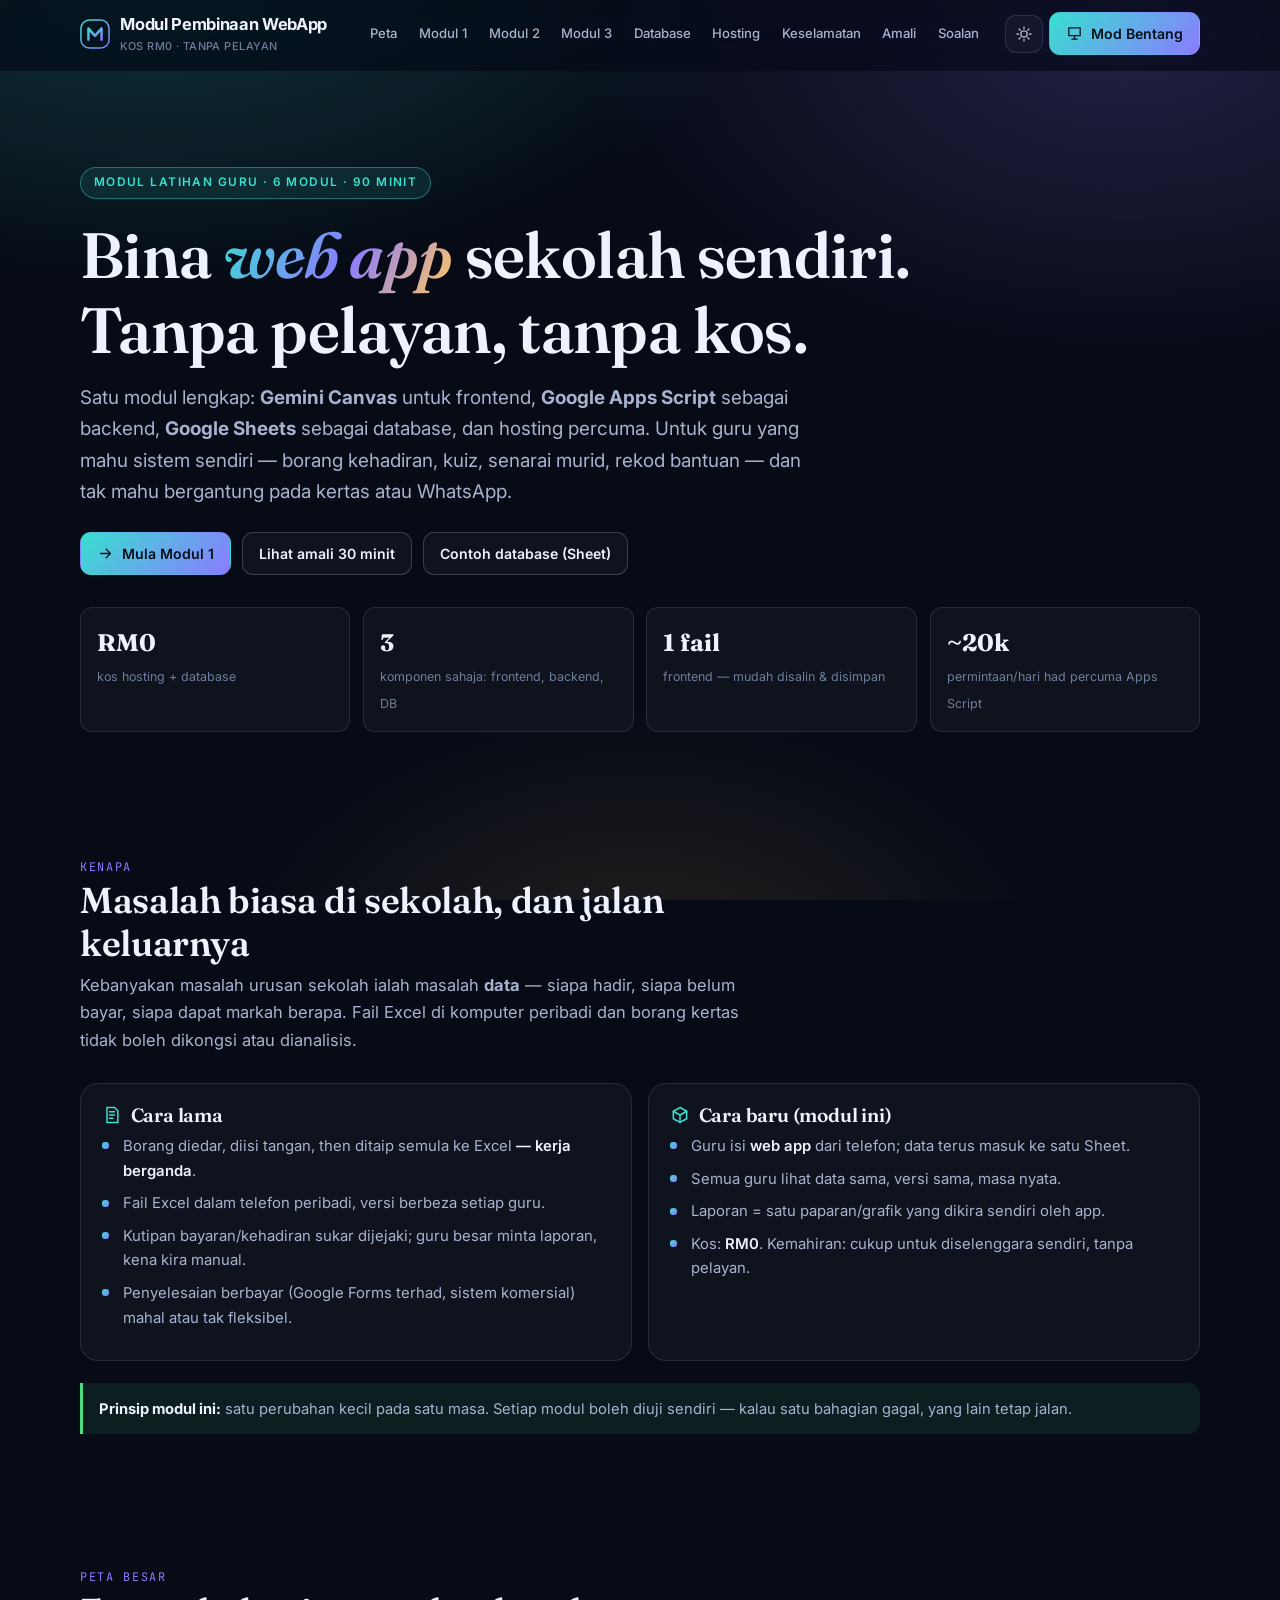
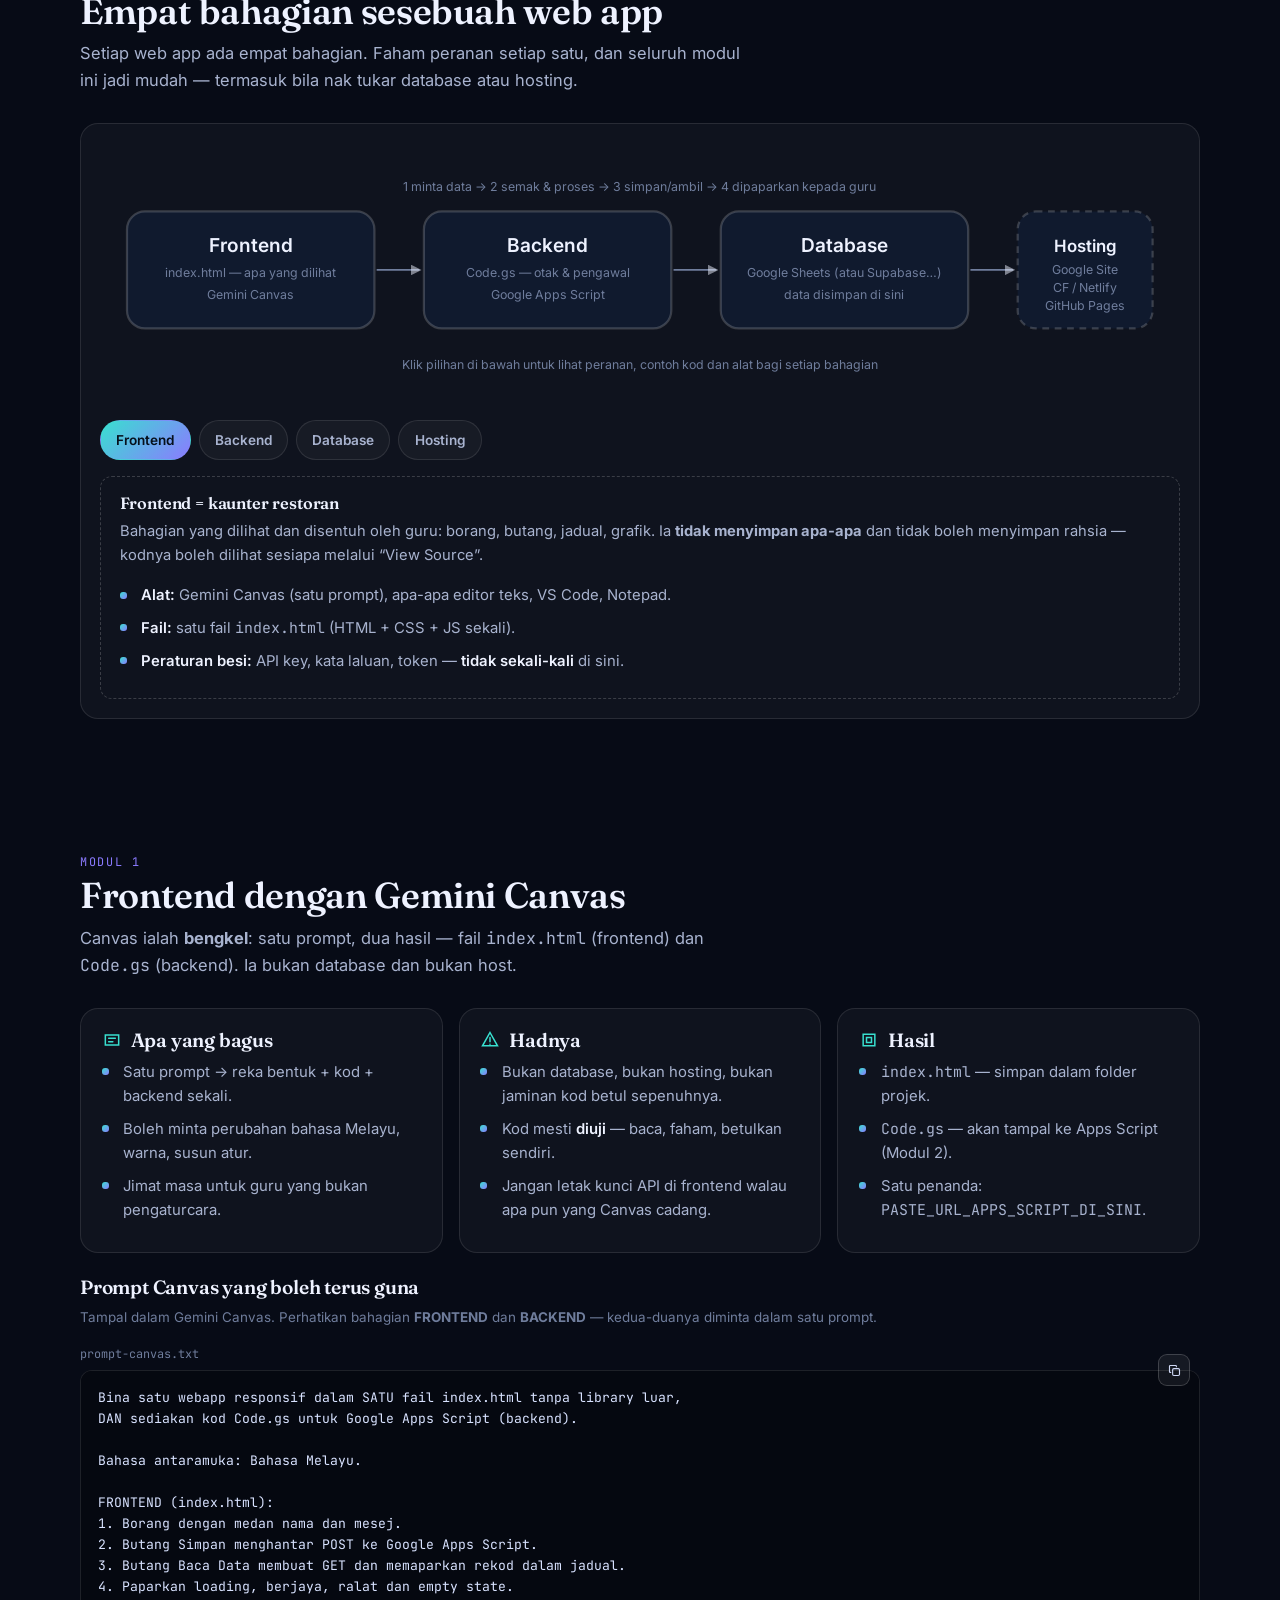
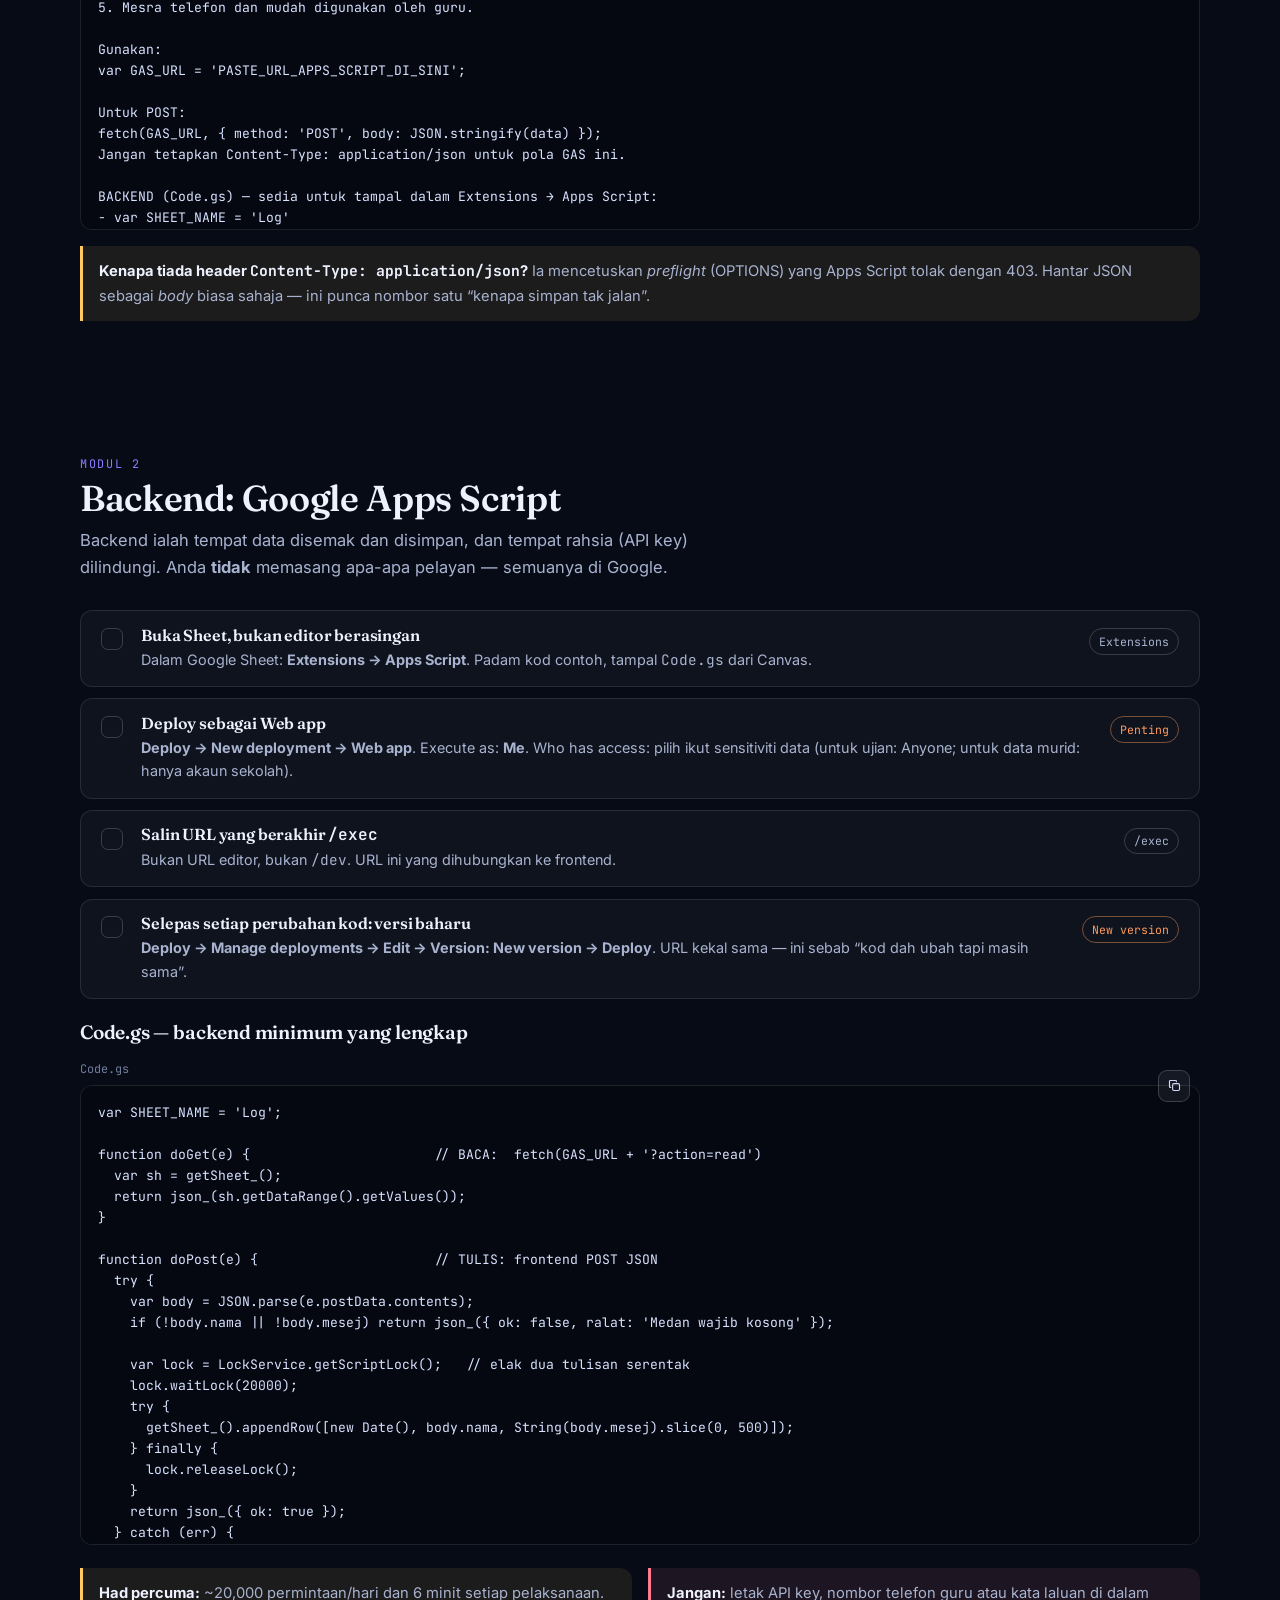
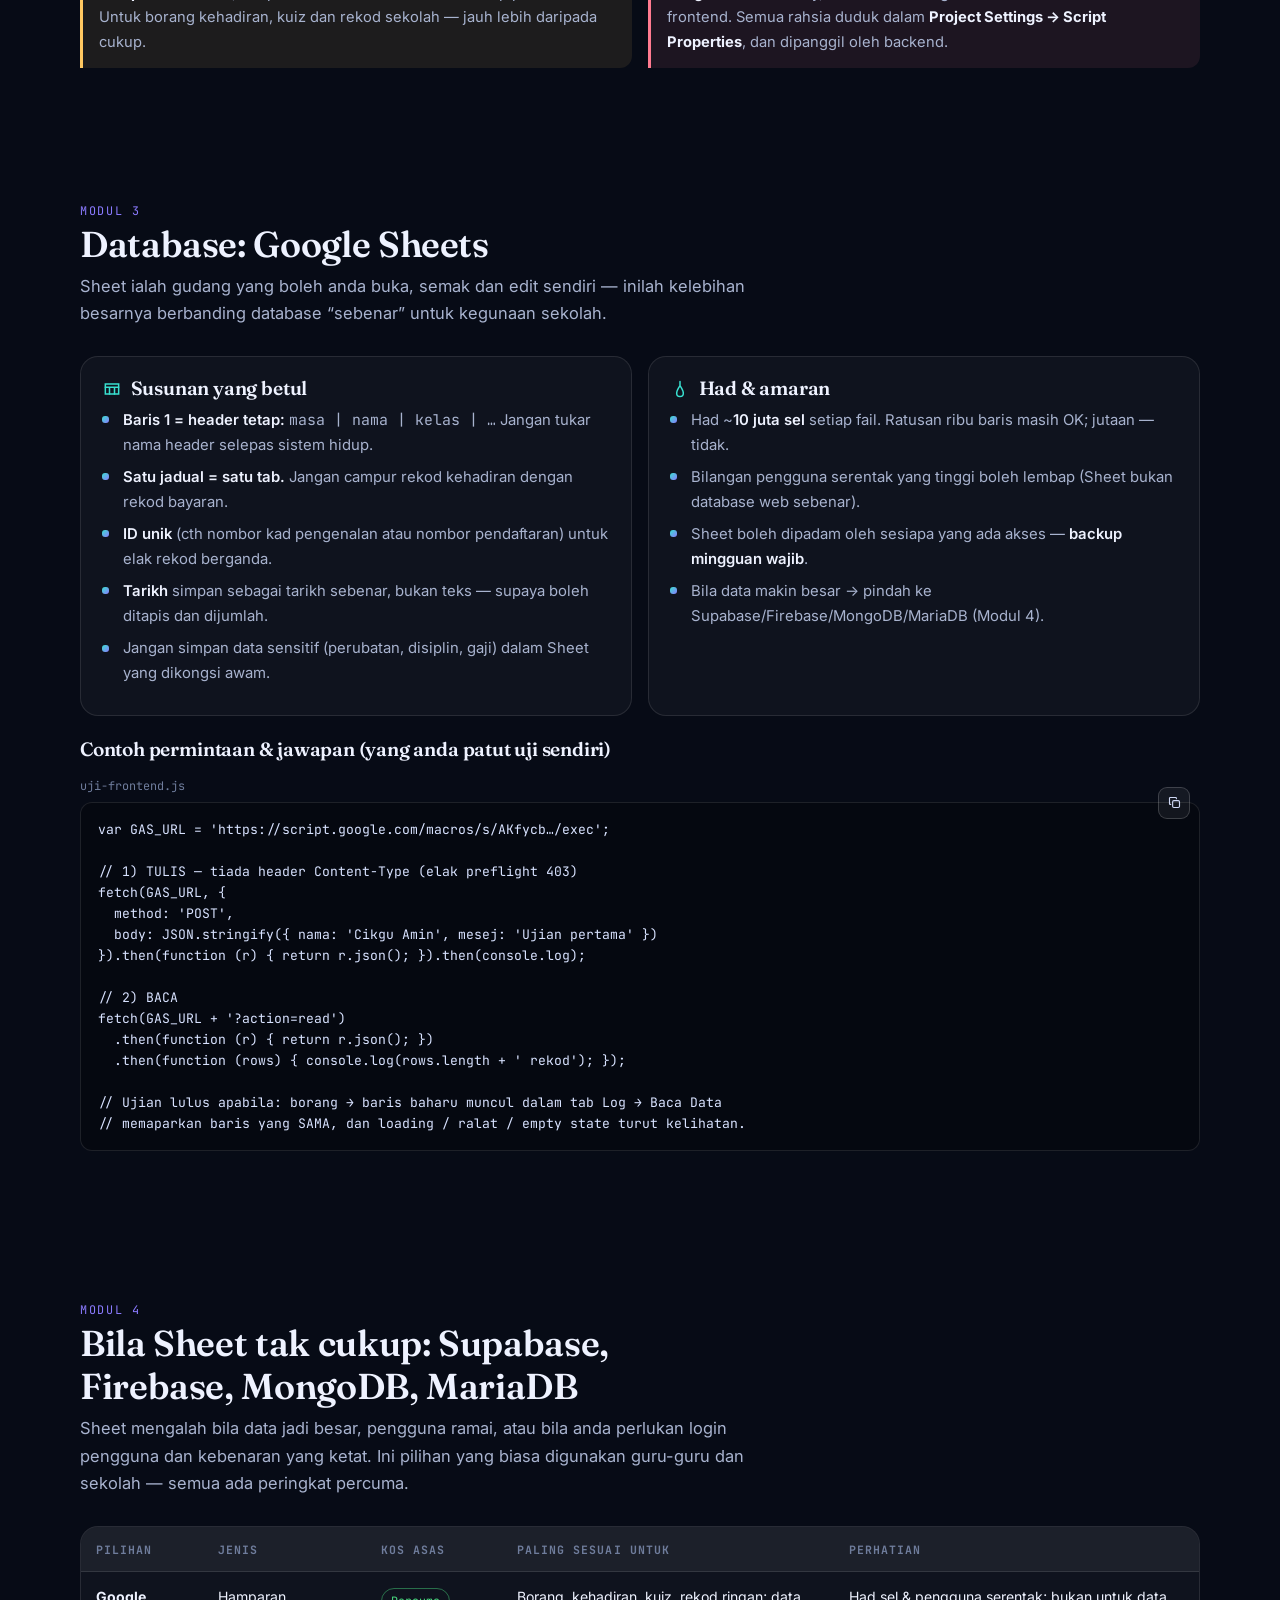
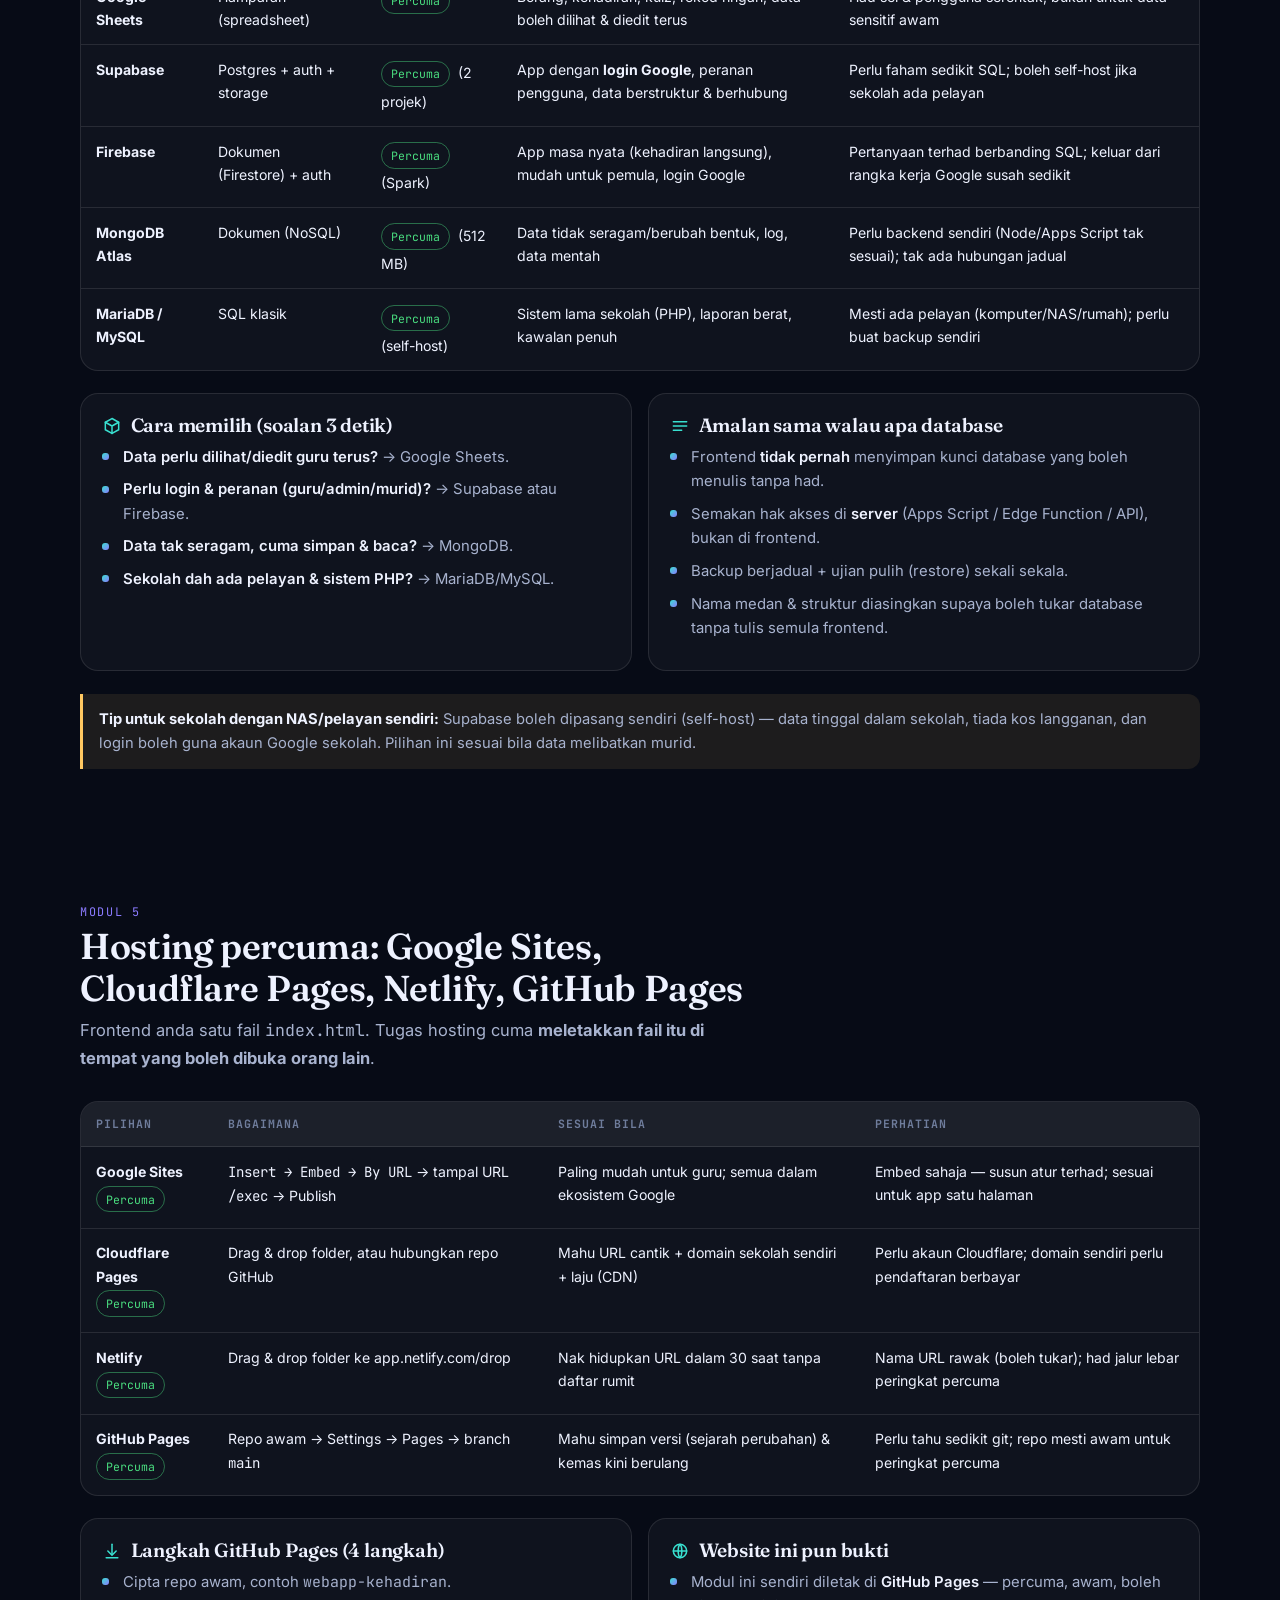
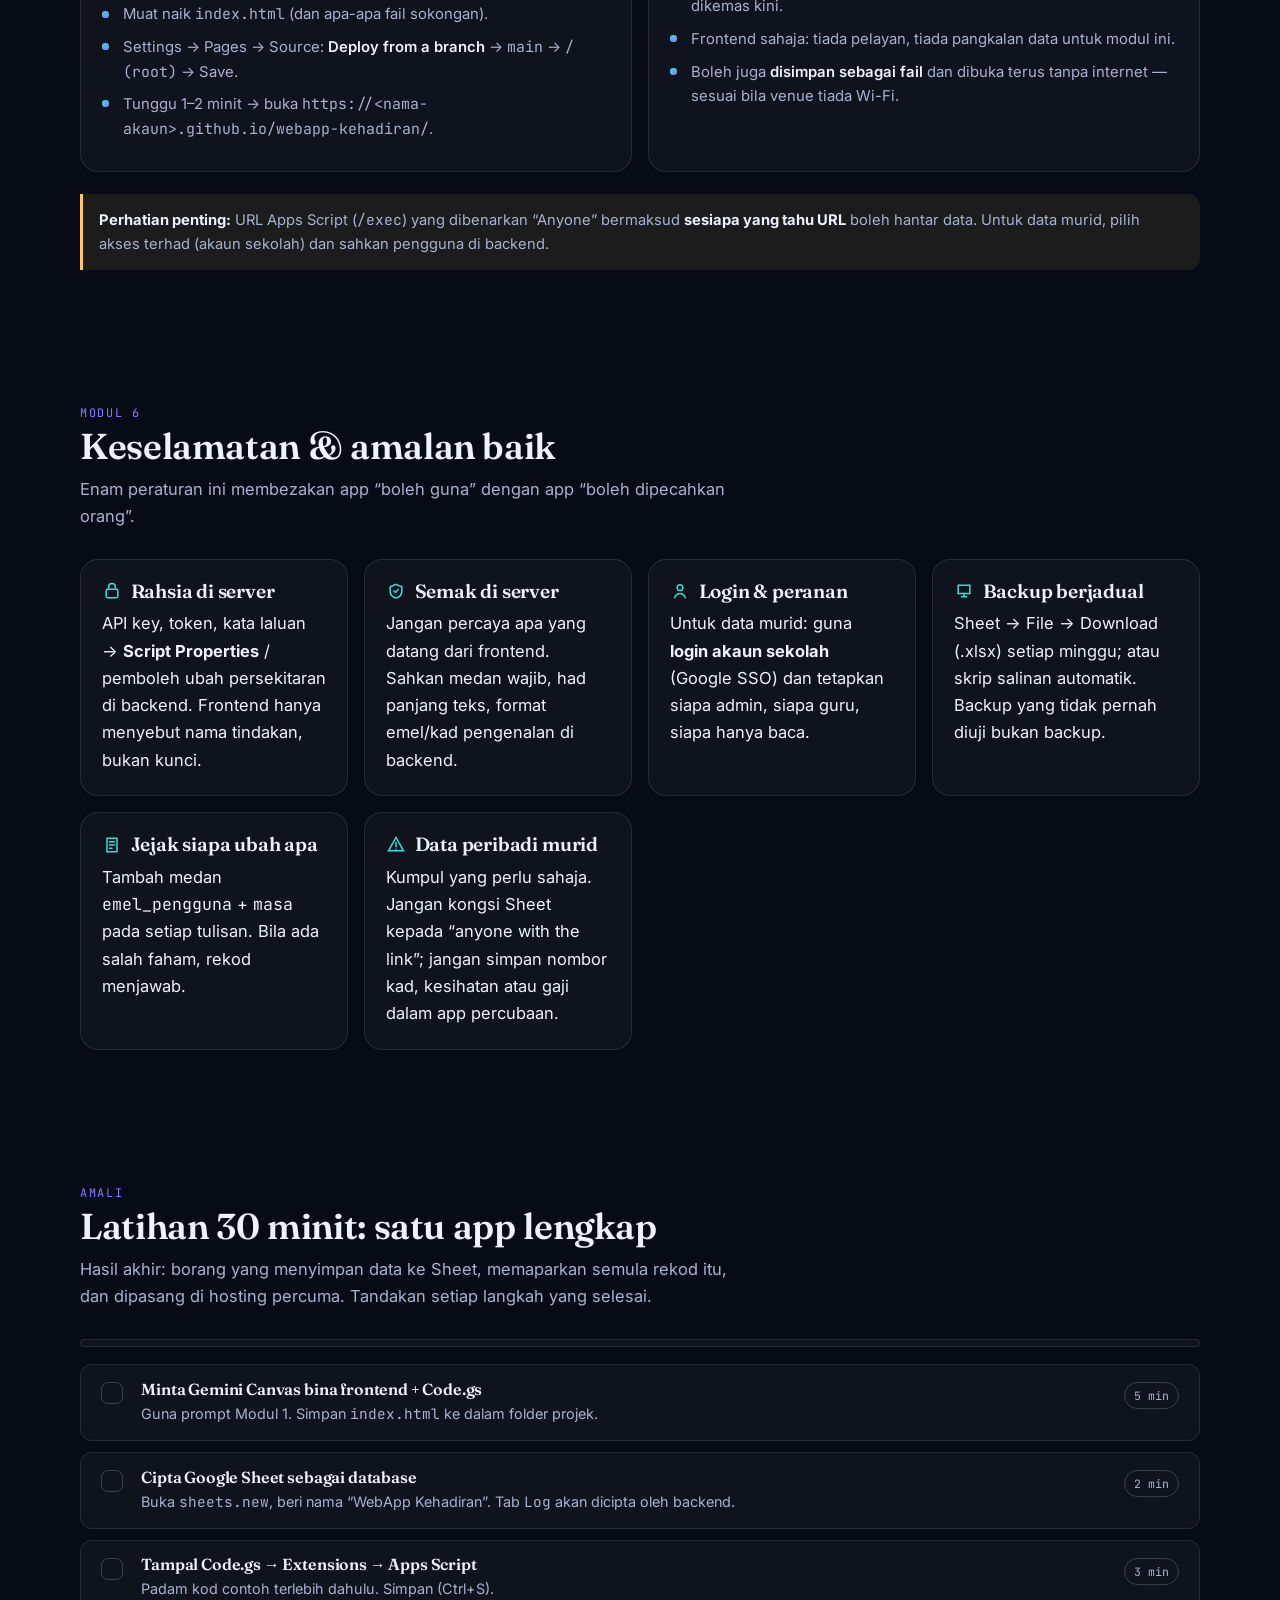
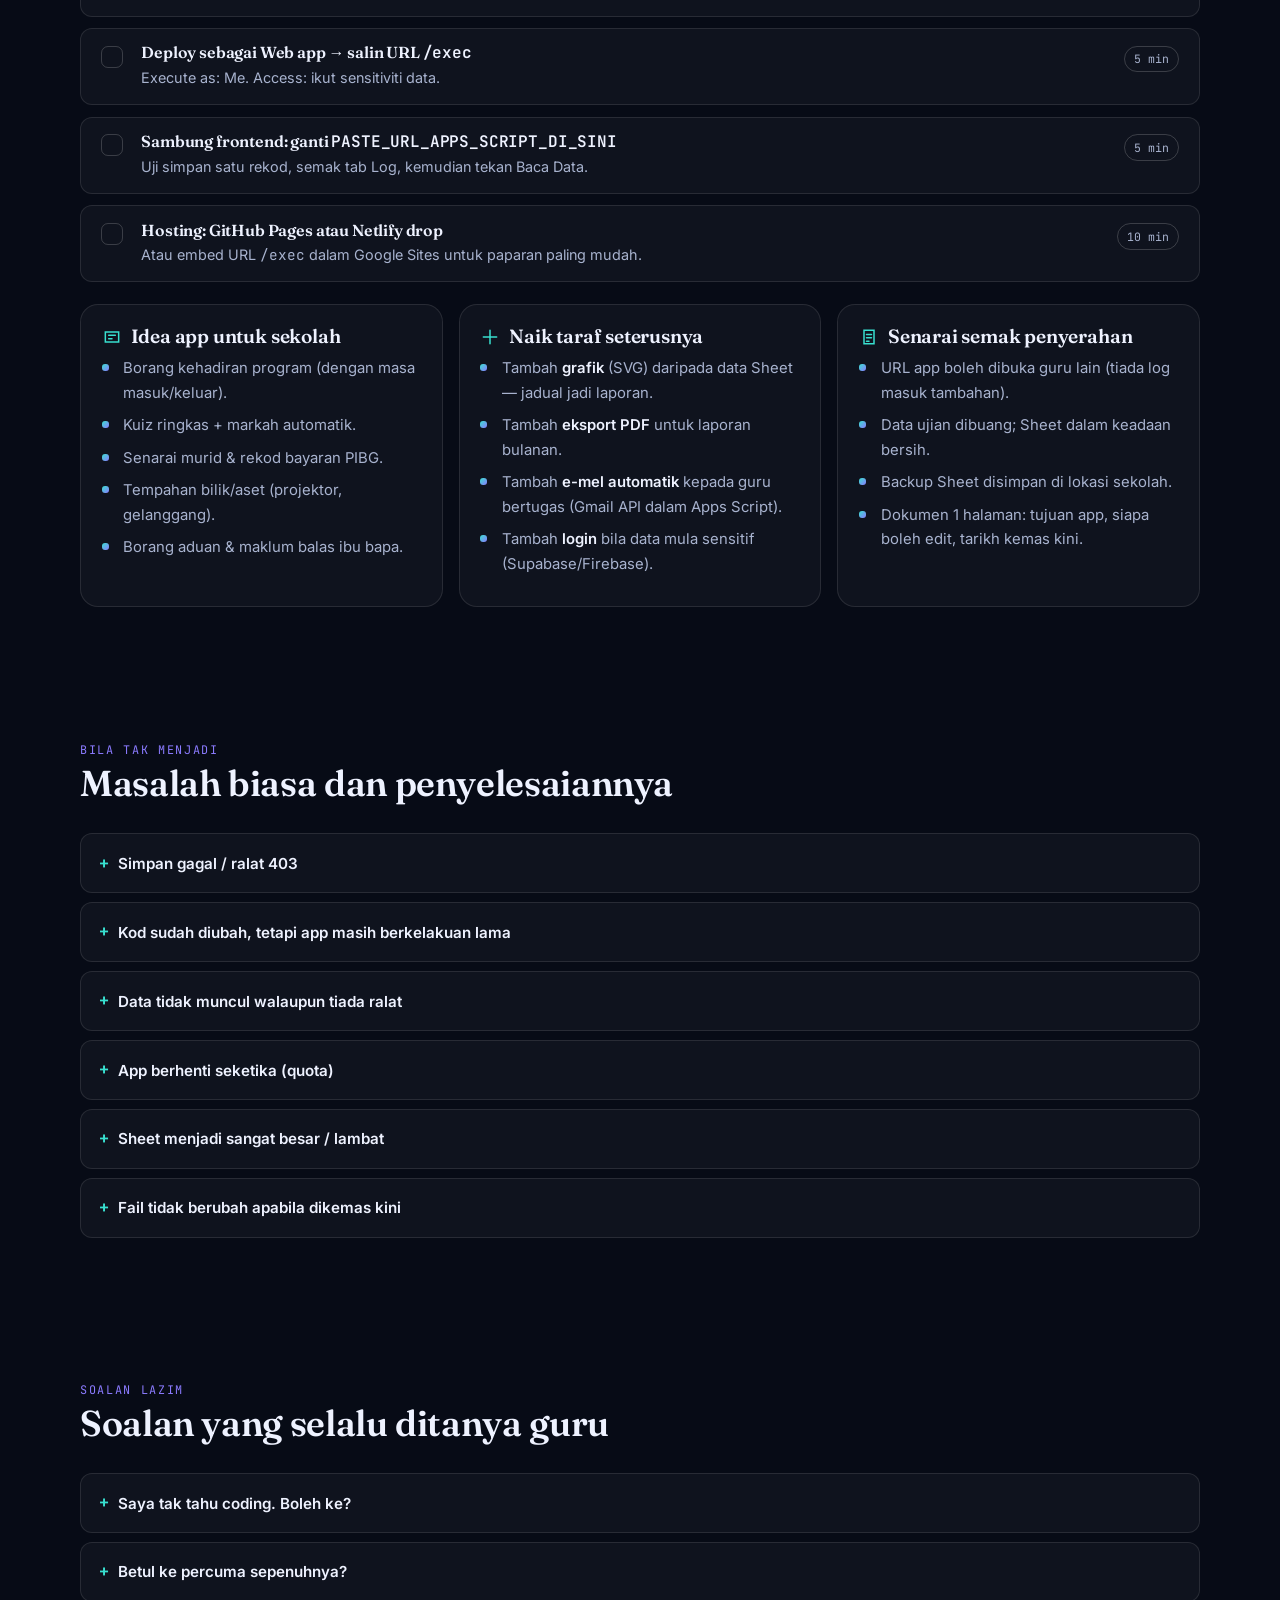
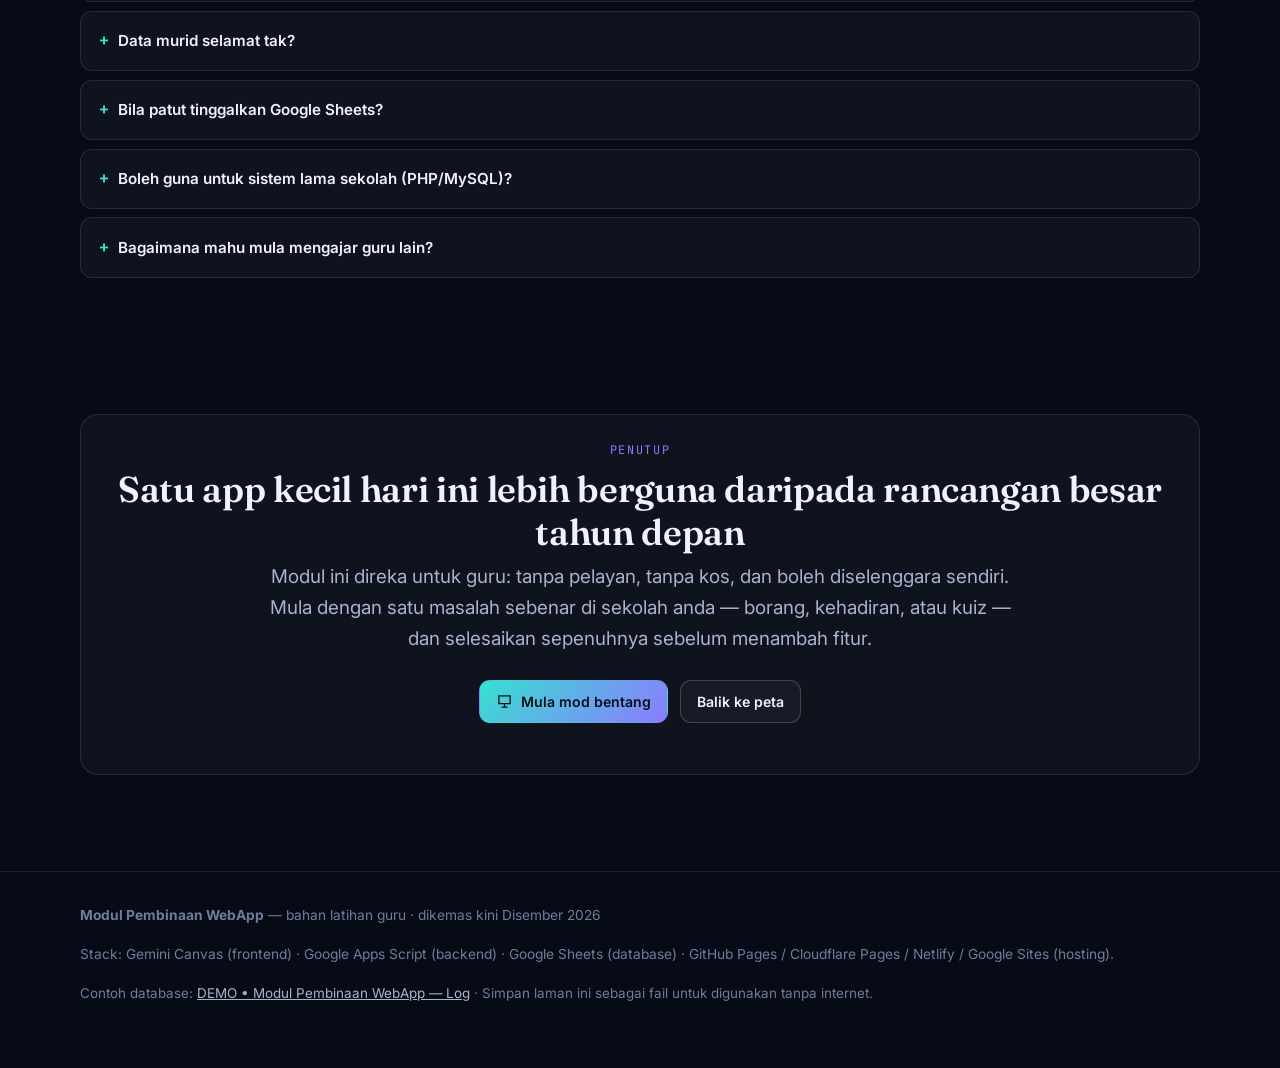
<file: docs/index.html>
<!DOCTYPE html>
<html lang="ms" data-theme="studio">
<head>
<meta charset="utf-8">
<meta name="viewport" content="width=device-width, initial-scale=1">
<title>Modul Pembinaan WebApp — Bina aplikasi sekolah sendiri, kos RM0</title>
<meta name="description" content="Modul latihan: bina web app sekolah guna Gemini Canvas (frontend), Google Apps Script (backend), Google Sheets (database), dan hosting percuma.">
<meta http-equiv="Cache-Control" content="no-cache, no-store, must-revalidate">
<meta http-equiv="Pragma" content="no-cache">
<meta http-equiv="Expires" content="0">
<link rel="preconnect" href="https://fonts.googleapis.com">
<link rel="preconnect" href="https://fonts.gstatic.com" crossorigin>
<link href="https://fonts.googleapis.com/css2?family=Fraunces:ital,wght@0,500;0,600;1,500&family=Inter:wght@400;500;600;700&family=JetBrains+Mono:wght@400;500&display=swap" rel="stylesheet">
<link rel="stylesheet" href="style.css">
<link rel="icon" href="data:image/svg+xml,%3Csvg xmlns='http://www.w3.org/2000/svg' viewBox='0 0 32 32'%3E%3Crect width='32' height='32' rx='8' fill='%23070b16'/%3E%3Cpath d='M9 22V10l7 8 7-8v12' stroke='%2338e0d0' stroke-width='2.6' fill='none' stroke-linecap='round' stroke-linejoin='round'/%3E%3C/svg%3E">
</head>
<body>

<!-- ======================= BAR NAV ======================= -->
<header class="topbar" id="topbar">
  <div class="wrap topbar-in">
    <a class="brand" href="#atas">
      <svg viewBox="0 0 32 32" aria-hidden="true">
        <rect x="1" y="1" width="30" height="30" rx="9" fill="none" stroke="url(#bg1)" stroke-width="1.6"/>
        <path d="M9 22V10l7 8 7-8v12" fill="none" stroke="url(#bg1)" stroke-width="2.6" stroke-linecap="round" stroke-linejoin="round"/>
        <defs><linearGradient id="bg1" x1="0" y1="0" x2="1" y2="1">
          <stop offset="0" stop-color="#38e0d0"/><stop offset="1" stop-color="#8b7bff"/></linearGradient></defs>
      </svg>
      <span>Modul Pembinaan WebApp<small>Kos RM0 · Tanpa pelayan</small></span>
    </a>
    <nav class="navlinks" id="navlinks">
      <a href="#peta">Peta</a>
      <a href="#modul1">Modul 1</a>
      <a href="#modul2">Modul 2</a>
      <a href="#modul3">Modul 3</a>
      <a href="#database">Database</a>
      <a href="#hosting">Hosting</a>
      <a href="#selamat">Keselamatan</a>
      <a href="#amali">Amali</a>
      <a href="#soalan">Soalan</a>
    </nav>
    <div class="tools">
      <button class="iconbtn" id="themeBtn" title="Tukar tema (gelap / kertas)" aria-label="Tukar tema">
        <svg viewBox="0 0 24 24" fill="none" stroke="currentColor" stroke-width="1.8" stroke-linecap="round"><circle cx="12" cy="12" r="4.2"/><path d="M12 2.6v2.2M12 19.2v2.2M2.6 12h2.2M19.2 12h2.2M5.4 5.4l1.6 1.6M17 17l1.6 1.6M18.6 5.4L17 7M7 17l-1.6 1.6"/></svg>
      </button>
      <button class="btn btn-primary" id="presentBtn">
        <svg viewBox="0 0 24 24" fill="none" stroke="currentColor" stroke-width="1.8" stroke-linecap="round"><path d="M4 4h16v11H4z"/><path d="M12 15v5M8.5 20h7"/></svg>
        <span class="btn-label">Mod Bentang</span>
      </button>
    </div>
  </div>
  <div class="bar-progress" id="barProgress"></div>
</header>

<main id="atas">

<!-- ======================= HERO ======================= -->
<section class="hero">
  <div class="wrap">
    <span class="eyebrow">Modul latihan guru · 6 modul · 90 minit</span>
    <h1>Bina <em>web app</em> sekolah sendiri.<br>Tanpa pelayan, tanpa kos.</h1>
    <p class="lead">Satu modul lengkap: <b>Gemini Canvas</b> untuk frontend, <b>Google Apps Script</b> sebagai backend, <b>Google Sheets</b> sebagai database, dan hosting percuma. Untuk guru yang mahu sistem sendiri — borang kehadiran, kuiz, senarai murid, rekod bantuan — dan tak mahu bergantung pada kertas atau WhatsApp.</p>
    <div class="hero-cta">
      <a class="btn btn-primary" href="#peta">
        <svg viewBox="0 0 24 24" fill="none" stroke="currentColor" stroke-width="1.8" stroke-linecap="round"><path d="M5 12h13M13 6l6 6-6 6"/></svg>
        Mula Modul 1
      </a>
      <a class="btn" href="#amali">Lihat amali 30 minit</a>
      <a class="btn" href="https://docs.google.com/spreadsheets/d/1ww4UOM6tf1YnIq1E_N-rW-rO798-Brcz1oh1san9hBY/edit" target="_blank" rel="noopener">Contoh database (Sheet)</a>
    </div>
    <div class="statrow">
      <div class="stat"><b>RM0</b><span>kos hosting + database</span></div>
      <div class="stat"><b>3</b><span>komponen sahaja: frontend, backend, DB</span></div>
      <div class="stat"><b>1 fail</b><span>frontend — mudah disalin &amp; disimpan</span></div>
      <div class="stat"><b>~20k</b><span>permintaan/hari had percuma Apps Script</span></div>
    </div>
  </div>
</section>

<!-- ======================= MENGAPA ======================= -->
<section id="kenapa">
  <div class="wrap">
    <div class="sec-head reveal">
      <span class="sec-tag">Kenapa</span>
      <h2>Masalah biasa di sekolah, dan jalan keluarnya</h2>
      <p>Kebanyakan masalah urusan sekolah ialah masalah <b>data</b> — siapa hadir, siapa belum bayar, siapa dapat markah berapa. Fail Excel di komputer peribadi dan borang kertas tidak boleh dikongsi atau dianalisis.</p>
    </div>
    <div class="grid g2">
      <div class="card reveal">
        <h3><svg viewBox="0 0 24 24" fill="none" stroke="currentColor" stroke-width="1.8" stroke-linecap="round"><path d="M6 3h9l4 4v14H6z"/><path d="M9 8h6M9 12h6M9 16h4"/></svg> Cara lama</h3>
        <ul class="clean">
          <li>Borang diedar, diisi tangan, then ditaip semula ke Excel <b>— kerja berganda</b>.</li>
          <li>Fail Excel dalam telefon peribadi, versi berbeza setiap guru.</li>
          <li>Kutipan bayaran/kehadiran sukar dijejaki; guru besar minta laporan, kena kira manual.</li>
          <li>Penyelesaian berbayar (Google Forms terhad, sistem komersial) mahal atau tak fleksibel.</li>
        </ul>
      </div>
      <div class="card reveal">
        <h3><svg viewBox="0 0 24 24" fill="none" stroke="currentColor" stroke-width="1.8" stroke-linecap="round"><path d="M12 3l8 4.5v9L12 21l-8-4.5v-9z"/><path d="M12 12l8-4.5M12 12v9M12 12L4 7.5"/></svg> Cara baru (modul ini)</h3>
        <ul class="clean">
          <li>Guru isi <b>web app</b> dari telefon; data terus masuk ke satu Sheet.</li>
          <li>Semua guru lihat data sama, versi sama, masa nyata.</li>
          <li>Laporan = satu paparan/grafik yang dikira sendiri oleh app.</li>
          <li>Kos: <b>RM0</b>. Kemahiran: cukup untuk diselenggara sendiri, tanpa pelayan.</li>
        </ul>
      </div>
    </div>
    <div class="note ok reveal mt2"><b>Prinsip modul ini:</b> satu perubahan kecil pada satu masa. Setiap modul boleh diuji sendiri — kalau satu bahagian gagal, yang lain tetap jalan.</div>
  </div>
</section>

<!-- ======================= PETA SENI BINA ======================= -->
<section id="peta">
  <div class="wrap">
    <div class="sec-head reveal">
      <span class="sec-tag">Peta besar</span>
      <h2>Empat bahagian sesebuah web app</h2>
      <p>Setiap web app ada empat bahagian. Faham peranan setiap satu, dan seluruh modul ini jadi mudah — termasuk bila nak tukar database atau hosting.</p>
    </div>

    <div class="map-panel reveal">
      <svg class="map-svg" viewBox="0 0 960 230" role="img" aria-label="Rajah: Frontend, Backend, Database, Hosting">
        <defs>
          <linearGradient id="gA" x1="0" y1="0" x2="1" y2="1"><stop offset="0" stop-color="#38e0d0"/><stop offset="1" stop-color="#38e0d0" stop-opacity=".35"/></linearGradient>
          <linearGradient id="gB" x1="0" y1="0" x2="1" y2="1"><stop offset="0" stop-color="#8b7bff"/><stop offset="1" stop-color="#8b7bff" stop-opacity=".35"/></linearGradient>
          <linearGradient id="gC" x1="0" y1="0" x2="1" y2="1"><stop offset="0" stop-color="#ffc861"/><stop offset="1" stop-color="#ffc861" stop-opacity=".35"/></linearGradient>
        </defs>
        <rect class="box" x="24" y="60" width="220" height="104" rx="16" stroke="url(#gA)" stroke-width="2"/>
        <text x="134" y="96" text-anchor="middle" font-size="17" font-weight="600">Frontend</text>
        <text x="134" y="118" text-anchor="middle" class="sub">index.html — apa yang dilihat</text>
        <text x="134" y="138" text-anchor="middle" class="sub">Gemini Canvas</text>

        <rect class="box" x="288" y="60" width="220" height="104" rx="16" stroke="url(#gB)" stroke-width="2"/>
        <text x="398" y="96" text-anchor="middle" font-size="17" font-weight="600">Backend</text>
        <text x="398" y="118" text-anchor="middle" class="sub">Code.gs — otak &amp; pengawal</text>
        <text x="398" y="138" text-anchor="middle" class="sub">Google Apps Script</text>

        <rect class="box" x="552" y="60" width="220" height="104" rx="16" stroke="url(#gC)" stroke-width="2"/>
        <text x="662" y="96" text-anchor="middle" font-size="17" font-weight="600">Database</text>
        <text x="662" y="118" text-anchor="middle" class="sub">Google Sheets (atau Supabase…)</text>
        <text x="662" y="138" text-anchor="middle" class="sub">data disimpan di sini</text>

        <rect class="box" x="816" y="60" width="120" height="104" rx="16" stroke="var(--line-strong)" stroke-width="2" stroke-dasharray="6 5"/>
        <text x="876" y="96" text-anchor="middle" font-size="15" font-weight="600">Hosting</text>
        <text x="876" y="116" text-anchor="middle" class="sub">Google Site</text>
        <text x="876" y="132" text-anchor="middle" class="sub">CF / Netlify</text>
        <text x="876" y="148" text-anchor="middle" class="sub">GitHub Pages</text>

        <path class="arrow" d="M246 112h38" marker-end="url(#ah)"/>
        <path class="arrow" d="M510 112h38" marker-end="url(#ah)"/>
        <path class="arrow" d="M774 112h38" marker-end="url(#ah)"/>
        <defs><marker id="ah" viewBox="0 0 10 10" refX="8" refY="5" markerWidth="6" markerHeight="6" orient="auto-start-reverse"><path d="M0 0l10 5-10 5z" fill="currentColor" opacity=".5"/></marker></defs>
        <text x="480" y="42" text-anchor="middle" class="sub">1 minta data → 2 semak &amp; proses → 3 simpan/ambil → 4 dipaparkan kepada guru</text>
        <text x="480" y="200" text-anchor="middle" class="sub">Klik pilihan di bawah untuk lihat peranan, contoh kod dan alat bagi setiap bahagian</text>
      </svg>

      <div class="zone-tabs" role="tablist" id="zoneTabs">
        <button role="tab" data-t="frontend" aria-selected="true">Frontend</button>
        <button role="tab" data-t="backend" aria-selected="false">Backend</button>
        <button role="tab" data-t="db" aria-selected="false">Database</button>
        <button role="tab" data-t="host" aria-selected="false">Hosting</button>
      </div>

      <div class="zone-panel" data-g="frontend" data-open="true">
        <h4>Frontend = kaunter restoran</h4>
        <p>Bahagian yang dilihat dan disentuh oleh guru: borang, butang, jadual, grafik. Ia <b>tidak menyimpan apa-apa</b> dan tidak boleh menyimpan rahsia — kodnya boleh dilihat sesiapa melalui “View Source”.</p>
        <ul class="clean">
          <li><b>Alat:</b> Gemini Canvas (satu prompt), apa-apa editor teks, VS Code, Notepad.</li>
          <li><b>Fail:</b> satu fail <span class="mono">index.html</span> (HTML + CSS + JS sekali).</li>
          <li><b>Peraturan besi:</b> API key, kata laluan, token — <b>tidak sekali-kali</b> di sini.</li>
        </ul>
      </div>
      <div class="zone-panel" data-g="backend">
        <h4>Backend = dapur</h4>
        <p>Dapur menerima pesanan, menyemak bahan, memasak, kemudian menghantar hasil. Di sini juga resepi rahsia (API key) disimpan — pelanggan tak nampak.</p>
        <ul class="clean">
          <li><b>Alat:</b> Google Apps Script (percuma, duduk dalam Sheet yang sama). Tanpa pelayan, tanpa bayaran.</li>
          <li><b>Fail:</b> <span class="mono">Code.gs</span> — fungsi <span class="mono">doGet()</span> (baca) dan <span class="mono">doPost()</span> (tulis).</li>
          <li><b>Peranan:</b> sahkan input, elak data sampah, simpan rahsia, kawal siapa boleh baca/tulis.</li>
        </ul>
      </div>
      <div class="zone-panel" data-g="db">
        <h4>Database = gudang</h4>
        <p>Tempat data disimpan secara kekal. Google Sheets cukup untuk kebanyakan urusan sekolah, tetapi ada had — Modul 4 menerangkan bila patut pindah ke Supabase, Firebase, MongoDB atau MariaDB.</p>
        <ul class="clean">
          <li><b>Mudah &amp; percuma:</b> Google Sheets (10 juta sel setiap fail).</li>
          <li><b>Bila data mula besar/ramai pengguna:</b> Supabase (Postgres), Firebase, MongoDB Atlas, MariaDB/MySQL.</li>
          <li><b>Amalan wajib:</b> backup mingguan (Sheet → Download → .xlsx) dan siapkan header yang tetap.</li>
        </ul>
      </div>
      <div class="zone-panel" data-g="host">
        <h4>Hosting = dewan makan</h4>
        <p>Supaya orang lain dapat masuk. Semua pilihan dalam modul ini percuma — beza utama ialah berapa mudah dikemas kini.</p>
        <ul class="clean">
          <li><b>Google Sites</b> — embed URL <span class="mono">/exec</span>, paling mudah, sesuai untuk guru.</li>
          <li><b>Cloudflare Pages / Netlify</b> — drag &amp; drop fail, URL cantik, domain sendiri boleh.</li>
          <li><b>GitHub Pages</b> — percuma, sesuai bila anda mahu kawalan versi (site ini sendiri diletak di sini).</li>
        </ul>
      </div>
    </div>
  </div>
</section>

<!-- ======================= MODUL 1 ======================= -->
<section id="modul1">
  <div class="wrap">
    <div class="sec-head reveal">
      <span class="sec-tag">Modul 1</span>
      <h2>Frontend dengan Gemini Canvas</h2>
      <p>Canvas ialah <b>bengkel</b>: satu prompt, dua hasil — fail <span class="mono">index.html</span> (frontend) dan <span class="mono">Code.gs</span> (backend). Ia bukan database dan bukan host.</p>
    </div>
    <div class="grid g3">
      <div class="card reveal">
        <h3><svg viewBox="0 0 24 24" fill="none" stroke="currentColor" stroke-width="1.8" stroke-linecap="round"><path d="M4 6h16v12H4z"/><path d="M8 10h8M8 14h5"/></svg> Apa yang bagus</h3>
        <ul class="clean">
          <li>Satu prompt → reka bentuk + kod + backend sekali.</li>
          <li>Boleh minta perubahan bahasa Melayu, warna, susun atur.</li>
          <li>Jimat masa untuk guru yang bukan pengaturcara.</li>
        </ul>
      </div>
      <div class="card reveal">
        <h3><svg viewBox="0 0 24 24" fill="none" stroke="currentColor" stroke-width="1.8" stroke-linecap="round"><path d="M12 3l9 16H3z"/><path d="M12 9v5M12 17h.01"/></svg> Hadnya</h3>
        <ul class="clean">
          <li>Bukan database, bukan hosting, bukan jaminan kod betul sepenuhnya.</li>
          <li>Kod mesti <b>diuji</b> — baca, faham, betulkan sendiri.</li>
          <li>Jangan letak kunci API di frontend walau apa pun yang Canvas cadang.</li>
        </ul>
      </div>
      <div class="card reveal">
        <h3><svg viewBox="0 0 24 24" fill="none" stroke="currentColor" stroke-width="1.8" stroke-linecap="round"><path d="M5 5h14v14H5z"/><path d="M9 9h6v6H9z"/></svg> Hasil</h3>
        <ul class="clean">
          <li><span class="mono">index.html</span> — simpan dalam folder projek.</li>
          <li><span class="mono">Code.gs</span> — akan tampal ke Apps Script (Modul 2).</li>
          <li>Satu penanda: <span class="mono">PASTE_URL_APPS_SCRIPT_DI_SINI</span>.</li>
        </ul>
      </div>
    </div>

    <h3 class="mt2 reveal">Prompt Canvas yang boleh terus guna</h3>
    <p class="small reveal">Tampal dalam Gemini Canvas. Perhatikan bahagian <b>FRONTEND</b> dan <b>BACKEND</b> — kedua-duanya diminta dalam satu prompt.</p>
    <div class="codeblock reveal">
      <button class="copy" title="Salin prompt" aria-label="Salin prompt">
        <svg viewBox="0 0 24 24" fill="none" stroke="currentColor" stroke-width="1.8" stroke-linecap="round"><rect x="9" y="9" width="11" height="11" rx="2"/><path d="M6 15H5a1 1 0 01-1-1V5a1 1 0 011-1h9a1 1 0 011 1v1"/></svg>
      </button>
      <div class="code-cap">prompt-canvas.txt</div>
      <pre><code>Bina satu webapp responsif dalam SATU fail index.html tanpa library luar,
DAN sediakan kod Code.gs untuk Google Apps Script (backend).

Bahasa antaramuka: Bahasa Melayu.

FRONTEND (index.html):
1. Borang dengan medan nama dan mesej.
2. Butang Simpan menghantar POST ke Google Apps Script.
3. Butang Baca Data membuat GET dan memaparkan rekod dalam jadual.
4. Paparkan loading, berjaya, ralat dan empty state.
5. Mesra telefon dan mudah digunakan oleh guru.

Gunakan:
var GAS_URL = 'PASTE_URL_APPS_SCRIPT_DI_SINI';

Untuk POST:
fetch(GAS_URL, { method: 'POST', body: JSON.stringify(data) });
Jangan tetapkan Content-Type: application/json untuk pola GAS ini.

BACKEND (Code.gs) — sedia untuk tampal dalam Extensions → Apps Script:
- var SHEET_NAME = 'Log'
- doGet() baca data dan balas JSON
- doPost(e) semak body.nama dan body.mesej, tulis row guna LockService
- getSheet_() cipta tab Log jika belum ada (header: masa, nama, mesej)
- json_(data) balas ContentService JSON</code></pre>
    </div>
    <div class="note reveal"><b>Kenapa tiada header <span class="mono">Content-Type: application/json</span>?</b> Ia mencetuskan <i>preflight</i> (OPTIONS) yang Apps Script tolak dengan 403. Hantar JSON sebagai <i>body</i> biasa sahaja — ini punca nombor satu “kenapa simpan tak jalan”.</div>
  </div>
</section>

<!-- ======================= MODUL 2 ======================= -->
<section id="modul2">
  <div class="wrap">
    <div class="sec-head reveal">
      <span class="sec-tag">Modul 2</span>
      <h2>Backend: Google Apps Script</h2>
      <p>Backend ialah tempat data disemak dan disimpan, dan tempat rahsia (API key) dilindungi. Anda <b>tidak</b> memasang apa-apa pelayan — semuanya di Google.</p>
    </div>
    <div class="steps" id="stepsM2">
      <div class="step reveal">
        <input class="check" type="checkbox" data-key="m2-1" aria-label="Tanda langkah 1">
        <div><h4>Buka Sheet, bukan editor berasingan</h4><p>Dalam Google Sheet: <b>Extensions → Apps Script</b>. Padam kod contoh, tampal <span class="mono">Code.gs</span> dari Canvas.</p></div>
        <span class="pill">Extensions</span>
      </div>
      <div class="step reveal">
        <input class="check" type="checkbox" data-key="m2-2" aria-label="Tanda langkah 2">
        <div><h4>Deploy sebagai Web app</h4><p><b>Deploy → New deployment → Web app</b>. Execute as: <b>Me</b>. Who has access: pilih ikut sensitiviti data (untuk ujian: Anyone; untuk data murid: hanya akaun sekolah).</p></div>
        <span class="pill warn">Penting</span>
      </div>
      <div class="step reveal">
        <input class="check" type="checkbox" data-key="m2-3" aria-label="Tanda langkah 3">
        <div><h4>Salin URL yang berakhir <span class="mono">/exec</span></h4><p>Bukan URL editor, bukan <span class="mono">/dev</span>. URL ini yang dihubungkan ke frontend.</p></div>
        <span class="pill">/exec</span>
      </div>
      <div class="step reveal">
        <input class="check" type="checkbox" data-key="m2-4" aria-label="Tanda langkah 4">
        <div><h4>Selepas setiap perubahan kod: versi baharu</h4><p><b>Deploy → Manage deployments → Edit → Version: New version → Deploy</b>. URL kekal sama — ini sebab “kod dah ubah tapi masih sama”.</p></div>
        <span class="pill warn">New version</span>
      </div>
    </div>

    <h3 class="mt2 reveal">Code.gs — backend minimum yang lengkap</h3>
    <div class="codeblock reveal">
      <button class="copy" title="Salin Code.gs" aria-label="Salin Code.gs">
        <svg viewBox="0 0 24 24" fill="none" stroke="currentColor" stroke-width="1.8" stroke-linecap="round"><rect x="9" y="9" width="11" height="11" rx="2"/><path d="M6 15H5a1 1 0 01-1-1V5a1 1 0 011-1h9a1 1 0 011 1v1"/></svg>
      </button>
      <div class="code-cap">Code.gs</div>
      <pre><code>var SHEET_NAME = 'Log';

function doGet(e) {                       // BACA:  fetch(GAS_URL + '?action=read')
  var sh = getSheet_();
  return json_(sh.getDataRange().getValues());
}

function doPost(e) {                      // TULIS: frontend POST JSON
  try {
    var body = JSON.parse(e.postData.contents);
    if (!body.nama || !body.mesej) return json_({ ok: false, ralat: 'Medan wajib kosong' });

    var lock = LockService.getScriptLock();   // elak dua tulisan serentak
    lock.waitLock(20000);
    try {
      getSheet_().appendRow([new Date(), body.nama, String(body.mesej).slice(0, 500)]);
    } finally {
      lock.releaseLock();
    }
    return json_({ ok: true });
  } catch (err) {
    return json_({ ok: false, ralat: String(err) });
  }
}

function getSheet_() {                   // cipta tab + header jika belum ada
  var ss = SpreadsheetApp.getActiveSpreadsheet();
  var sh = ss.getSheetByName(SHEET_NAME);
  if (!sh) {
    sh = ss.insertSheet(SHEET_NAME);
    sh.appendRow(['masa', 'nama', 'mesej']);
  }
  return sh;
}

function json_(obj) {                    // WAJIB untuk web app
  return ContentService.createTextOutput(JSON.stringify(obj))
    .setMimeType(ContentService.MimeType.JSON);
}</code></pre>
    </div>
    <div class="grid g2 mt2">
      <div class="note reveal"><b>Had percuma:</b> ~20,000 permintaan/hari dan 6 minit setiap pelaksanaan. Untuk borang kehadiran, kuiz dan rekod sekolah — jauh lebih daripada cukup.</div>
      <div class="note danger reveal"><b>Jangan:</b> letak API key, nombor telefon guru atau kata laluan di dalam frontend. Semua rahsia duduk dalam <b>Project Settings → Script Properties</b>, dan dipanggil oleh backend.</div>
    </div>
  </div>
</section>

<!-- ======================= MODUL 3 ======================= -->
<section id="modul3">
  <div class="wrap">
    <div class="sec-head reveal">
      <span class="sec-tag">Modul 3</span>
      <h2>Database: Google Sheets</h2>
      <p>Sheet ialah gudang yang boleh anda buka, semak dan edit sendiri — inilah kelebihan besarnya berbanding database “sebenar” untuk kegunaan sekolah.</p>
    </div>
    <div class="grid g2">
      <div class="card reveal">
        <h3><svg viewBox="0 0 24 24" fill="none" stroke="currentColor" stroke-width="1.8" stroke-linecap="round"><path d="M4 6h16v12H4z"/><path d="M4 10h16M9 10v8M15 10v8"/></svg> Susunan yang betul</h3>
        <ul class="clean">
          <li><b>Baris 1 = header tetap:</b> <span class="mono">masa | nama | kelas | …</span> Jangan tukar nama header selepas sistem hidup.</li>
          <li><b>Satu jadual = satu tab.</b> Jangan campur rekod kehadiran dengan rekod bayaran.</li>
          <li><b>ID unik</b> (cth nombor kad pengenalan atau nombor pendaftaran) untuk elak rekod berganda.</li>
          <li><b>Tarikh</b> simpan sebagai tarikh sebenar, bukan teks — supaya boleh ditapis dan dijumlah.</li>
          <li>Jangan simpan data sensitif (perubatan, disiplin, gaji) dalam Sheet yang dikongsi awam.</li>
        </ul>
      </div>
      <div class="card reveal">
        <h3><svg viewBox="0 0 24 24" fill="none" stroke="currentColor" stroke-width="1.8" stroke-linecap="round"><path d="M12 3v6M12 21a4 4 0 004-4c0-3-4-9-4-9s-4 6-4 9a4 4 0 004 4z"/></svg> Had &amp; amaran</h3>
        <ul class="clean">
          <li>Had ~<b>10 juta sel</b> setiap fail. Ratusan ribu baris masih OK; jutaan — tidak.</li>
          <li>Bilangan pengguna serentak yang tinggi boleh lembap (Sheet bukan database web sebenar).</li>
          <li>Sheet boleh dipadam oleh sesiapa yang ada akses — <b>backup mingguan wajib</b>.</li>
          <li>Bila data makin besar → pindah ke Supabase/Firebase/MongoDB/MariaDB (Modul 4).</li>
        </ul>
      </div>
    </div>
    <h3 class="mt2 reveal">Contoh permintaan &amp; jawapan (yang anda patut uji sendiri)</h3>
    <div class="codeblock reveal">
      <button class="copy" title="Salin ujian" aria-label="Salin ujian">
        <svg viewBox="0 0 24 24" fill="none" stroke="currentColor" stroke-width="1.8" stroke-linecap="round"><rect x="9" y="9" width="11" height="11" rx="2"/><path d="M6 15H5a1 1 0 01-1-1V5a1 1 0 011-1h9a1 1 0 011 1v1"/></svg>
      </button>
      <div class="code-cap">uji-frontend.js</div>
      <pre><code>var GAS_URL = 'https://script.google.com/macros/s/AKfycb…/exec';

// 1) TULIS — tiada header Content-Type (elak preflight 403)
fetch(GAS_URL, {
  method: 'POST',
  body: JSON.stringify({ nama: 'Cikgu Amin', mesej: 'Ujian pertama' })
}).then(function (r) { return r.json(); }).then(console.log);

// 2) BACA
fetch(GAS_URL + '?action=read')
  .then(function (r) { return r.json(); })
  .then(function (rows) { console.log(rows.length + ' rekod'); });

// Ujian lulus apabila: borang → baris baharu muncul dalam tab Log → Baca Data
// memaparkan baris yang SAMA, dan loading / ralat / empty state turut kelihatan.</code></pre>
    </div>
  </div>
</section>

<!-- ======================= MODUL 4: DATABASE LAIN ======================= -->
<section id="database">
  <div class="wrap">
    <div class="sec-head reveal">
      <span class="sec-tag">Modul 4</span>
      <h2>Bila Sheet tak cukup: Supabase, Firebase, MongoDB, MariaDB</h2>
      <p>Sheet mengalah bila data jadi besar, pengguna ramai, atau bila anda perlukan login pengguna dan kebenaran yang ketat. Ini pilihan yang biasa digunakan guru-guru dan sekolah — semua ada peringkat percuma.</p>
    </div>
    <div class="tablewrap reveal">
      <table>
        <thead>
          <tr><th>Pilihan</th><th>Jenis</th><th>Kos asas</th><th>Paling sesuai untuk</th><th>Perhatian</th></tr>
        </thead>
        <tbody>
          <tr>
            <td><b>Google Sheets</b></td><td>Hamparan (spreadsheet)</td><td><span class="pill free">Percuma</span></td>
            <td>Borang, kehadiran, kuiz, rekod ringan; data boleh dilihat &amp; diedit terus</td>
            <td>Had sel &amp; pengguna serentak; bukan untuk data sensitif awam</td>
          </tr>
          <tr>
            <td><b>Supabase</b></td><td>Postgres + auth + storage</td><td><span class="pill free">Percuma</span> (2 projek)</td>
            <td>App dengan <b>login Google</b>, peranan pengguna, data berstruktur &amp; berhubung</td>
            <td>Perlu faham sedikit SQL; boleh self-host jika sekolah ada pelayan</td>
          </tr>
          <tr>
            <td><b>Firebase</b></td><td>Dokumen (Firestore) + auth</td><td><span class="pill free">Percuma</span> (Spark)</td>
            <td>App masa nyata (kehadiran langsung), mudah untuk pemula, login Google</td>
            <td>Pertanyaan terhad berbanding SQL; keluar dari rangka kerja Google susah sedikit</td>
          </tr>
          <tr>
            <td><b>MongoDB Atlas</b></td><td>Dokumen (NoSQL)</td><td><span class="pill free">Percuma</span> (512 MB)</td>
            <td>Data tidak seragam/berubah bentuk, log, data mentah</td>
            <td>Perlu backend sendiri (Node/Apps Script tak sesuai); tak ada hubungan jadual</td>
          </tr>
          <tr>
            <td><b>MariaDB / MySQL</b></td><td>SQL klasik</td><td><span class="pill free">Percuma</span> (self-host)</td>
            <td>Sistem lama sekolah (PHP), laporan berat, kawalan penuh</td>
            <td>Mesti ada pelayan (komputer/NAS/rumah); perlu buat backup sendiri</td>
          </tr>
        </tbody>
      </table>
    </div>
    <div class="grid g2 mt2">
      <div class="card reveal">
        <h3><svg viewBox="0 0 24 24" fill="none" stroke="currentColor" stroke-width="1.8" stroke-linecap="round"><path d="M12 3l8 4.5v9L12 21l-8-4.5v-9z"/><path d="M12 12v9M12 12l8-4.5M12 12L4 7.5"/></svg> Cara memilih (soalan 3 detik)</h3>
        <ul class="clean">
          <li><b>Data perlu dilihat/diedit guru terus?</b> → Google Sheets.</li>
          <li><b>Perlu login &amp; peranan (guru/admin/murid)?</b> → Supabase atau Firebase.</li>
          <li><b>Data tak seragam, cuma simpan &amp; baca?</b> → MongoDB.</li>
          <li><b>Sekolah dah ada pelayan &amp; sistem PHP?</b> → MariaDB/MySQL.</li>
        </ul>
      </div>
      <div class="card reveal">
        <h3><svg viewBox="0 0 24 24" fill="none" stroke="currentColor" stroke-width="1.8" stroke-linecap="round"><path d="M4 7h16M4 12h16M4 17h10"/></svg> Amalan sama walau apa database</h3>
        <ul class="clean">
          <li>Frontend <b>tidak pernah</b> menyimpan kunci database yang boleh menulis tanpa had.</li>
          <li>Semakan hak akses di <b>server</b> (Apps Script / Edge Function / API), bukan di frontend.</li>
          <li>Backup berjadual + ujian pulih (restore) sekali sekala.</li>
          <li>Nama medan &amp; struktur diasingkan supaya boleh tukar database tanpa tulis semula frontend.</li>
        </ul>
      </div>
    </div>
    <div class="note reveal mt2"><b>Tip untuk sekolah dengan NAS/pelayan sendiri:</b> Supabase boleh dipasang sendiri (self-host) — data tinggal dalam sekolah, tiada kos langganan, dan login boleh guna akaun Google sekolah. Pilihan ini sesuai bila data melibatkan murid.</div>
  </div>
</section>

<!-- ======================= MODUL 5: HOSTING ======================= -->
<section id="hosting">
  <div class="wrap">
    <div class="sec-head reveal">
      <span class="sec-tag">Modul 5</span>
      <h2>Hosting percuma: Google Sites, Cloudflare Pages, Netlify, GitHub Pages</h2>
      <p>Frontend anda satu fail <span class="mono">index.html</span>. Tugas hosting cuma <b>meletakkan fail itu di tempat yang boleh dibuka orang lain</b>.</p>
    </div>
    <div class="tablewrap reveal">
      <table>
        <thead>
          <tr><th>Pilihan</th><th>Bagaimana</th><th>Sesuai bila</th><th>Perhatian</th></tr>
        </thead>
        <tbody>
          <tr>
            <td><b>Google Sites</b><br><span class="pill free">Percuma</span></td>
            <td><span class="mono">Insert → Embed → By URL</span> → tampal URL <span class="mono">/exec</span> → Publish</td>
            <td>Paling mudah untuk guru; semua dalam ekosistem Google</td>
            <td>Embed sahaja — susun atur terhad; sesuai untuk app satu halaman</td>
          </tr>
          <tr>
            <td><b>Cloudflare Pages</b><br><span class="pill free">Percuma</span></td>
            <td>Drag &amp; drop folder, atau hubungkan repo GitHub</td>
            <td>Mahu URL cantik + domain sekolah sendiri + laju (CDN)</td>
            <td>Perlu akaun Cloudflare; domain sendiri perlu pendaftaran berbayar</td>
          </tr>
          <tr>
            <td><b>Netlify</b><br><span class="pill free">Percuma</span></td>
            <td>Drag &amp; drop folder ke app.netlify.com/drop</td>
            <td>Nak hidupkan URL dalam 30 saat tanpa daftar rumit</td>
            <td>Nama URL rawak (boleh tukar); had jalur lebar peringkat percuma</td>
          </tr>
          <tr>
            <td><b>GitHub Pages</b><br><span class="pill free">Percuma</span></td>
            <td>Repo awam → Settings → Pages → branch <span class="mono">main</span></td>
            <td>Mahu simpan versi (sejarah perubahan) &amp; kemas kini berulang</td>
            <td>Perlu tahu sedikit git; repo mesti awam untuk peringkat percuma</td>
          </tr>
        </tbody>
      </table>
    </div>
    <div class="grid g2 mt2">
      <div class="card reveal">
        <h3><svg viewBox="0 0 24 24" fill="none" stroke="currentColor" stroke-width="1.8" stroke-linecap="round"><path d="M12 4v12"/><path d="M7 12l5 5 5-5"/><path d="M5 20h14"/></svg> Langkah GitHub Pages (4 langkah)</h3>
        <ul class="clean">
          <li>Cipta repo awam, contoh <span class="mono">webapp-kehadiran</span>.</li>
          <li>Muat naik <span class="mono">index.html</span> (dan apa-apa fail sokongan).</li>
          <li>Settings → Pages → Source: <b>Deploy from a branch</b> → <span class="mono">main</span> → <span class="mono">/ (root)</span> → Save.</li>
          <li>Tunggu 1–2 minit → buka <span class="mono">https://&lt;nama-akaun&gt;.github.io/webapp-kehadiran/</span>.</li>
        </ul>
      </div>
      <div class="card reveal">
        <h3><svg viewBox="0 0 24 24" fill="none" stroke="currentColor" stroke-width="1.8" stroke-linecap="round"><circle cx="12" cy="12" r="8"/><path d="M4 12h16M12 4c3 3 3 13 0 16M12 4c-3 3-3 13 0 16"/></svg> Website ini pun bukti</h3>
        <ul class="clean">
          <li>Modul ini sendiri diletak di <b>GitHub Pages</b> — percuma, awam, boleh dikemas kini.</li>
          <li>Frontend sahaja: tiada pelayan, tiada pangkalan data untuk modul ini.</li>
          <li>Boleh juga <b>disimpan sebagai fail</b> dan dibuka terus tanpa internet — sesuai bila venue tiada Wi-Fi.</li>
        </ul>
      </div>
    </div>
    <div class="note reveal mt2"><b>Perhatian penting:</b> URL Apps Script (<span class="mono">/exec</span>) yang dibenarkan “Anyone” bermaksud <b>sesiapa yang tahu URL</b> boleh hantar data. Untuk data murid, pilih akses terhad (akaun sekolah) dan sahkan pengguna di backend.</div>
  </div>
</section>

<!-- ======================= MODUL 6: KESELAMATAN ======================= -->
<section id="selamat">
  <div class="wrap">
    <div class="sec-head reveal">
      <span class="sec-tag">Modul 6</span>
      <h2>Keselamatan &amp; amalan baik</h2>
      <p>Enam peraturan ini membezakan app “boleh guna” dengan app “boleh dipecahkan orang”.</p>
    </div>
    <div class="grid g3">
      <div class="card reveal">
        <h3><svg viewBox="0 0 24 24" fill="none" stroke="currentColor" stroke-width="1.8" stroke-linecap="round"><rect x="5" y="10" width="14" height="10" rx="2"/><path d="M8 10V7a4 4 0 018 0v3"/></svg> Rahsia di server</h3>
        <p>API key, token, kata laluan → <b>Script Properties</b> / pemboleh ubah persekitaran di backend. Frontend hanya menyebut nama tindakan, bukan kunci.</p>
      </div>
      <div class="card reveal">
        <h3><svg viewBox="0 0 24 24" fill="none" stroke="currentColor" stroke-width="1.8" stroke-linecap="round"><path d="M12 4l7 3v5c0 4.5-3 7.5-7 8.5C8 19.5 5 16.5 5 12V7z"/><path d="M9.5 12l1.8 1.8 3.4-3.6"/></svg> Semak di server</h3>
        <p>Jangan percaya apa yang datang dari frontend. Sahkan medan wajib, had panjang teks, format emel/kad pengenalan di backend.</p>
      </div>
      <div class="card reveal">
        <h3><svg viewBox="0 0 24 24" fill="none" stroke="currentColor" stroke-width="1.8" stroke-linecap="round"><circle cx="12" cy="8" r="3.4"/><path d="M5.5 20c1.4-3.4 3.8-5 6.5-5s5.1 1.6 6.5 5"/></svg> Login &amp; peranan</h3>
        <p>Untuk data murid: guna <b>login akaun sekolah</b> (Google SSO) dan tetapkan siapa admin, siapa guru, siapa hanya baca.</p>
      </div>
      <div class="card reveal">
        <h3><svg viewBox="0 0 24 24" fill="none" stroke="currentColor" stroke-width="1.8" stroke-linecap="round"><path d="M5 5h14v10H5z"/><path d="M9 19h6M12 15v4"/></svg> Backup berjadual</h3>
        <p>Sheet → File → Download (.xlsx) setiap minggu; atau skrip salinan automatik. Backup yang tidak pernah diuji bukan backup.</p>
      </div>
      <div class="card reveal">
        <h3><svg viewBox="0 0 24 24" fill="none" stroke="currentColor" stroke-width="1.8" stroke-linecap="round"><path d="M6 4h12v16H6z"/><path d="M9 8h6M9 12h6M9 16h3"/></svg> Jejak siapa ubah apa</h3>
        <p>Tambah medan <span class="mono">emel_pengguna</span> + <span class="mono">masa</span> pada setiap tulisan. Bila ada salah faham, rekod menjawab.</p>
      </div>
      <div class="card reveal">
        <h3><svg viewBox="0 0 24 24" fill="none" stroke="currentColor" stroke-width="1.8" stroke-linecap="round"><path d="M12 3l9 16H3z"/><path d="M12 9v5M12 17h.01"/></svg> Data peribadi murid</h3>
        <p>Kumpul yang perlu sahaja. Jangan kongsi Sheet kepada “anyone with the link”; jangan simpan nombor kad, kesihatan atau gaji dalam app percubaan.</p>
      </div>
    </div>
  </div>
</section>

<!-- ======================= AMALI ======================= -->
<section id="amali">
  <div class="wrap">
    <div class="sec-head reveal">
      <span class="sec-tag">Amali</span>
      <h2>Latihan 30 minit: satu app lengkap</h2>
      <p>Hasil akhir: borang yang menyimpan data ke Sheet, memaparkan semula rekod itu, dan dipasang di hosting percuma. Tandakan setiap langkah yang selesai.</p>
    </div>
    <div class="progress" aria-hidden="true"><i id="progAmali"></i></div>
    <div class="steps" id="stepsAmali">
      <div class="step reveal">
        <input class="check" type="checkbox" data-key="am-1" aria-label="Tanda langkah 1">
        <div><h4>Minta Gemini Canvas bina frontend + Code.gs</h4><p>Guna prompt Modul 1. Simpan <span class="mono">index.html</span> ke dalam folder projek.</p></div><span class="pill">5 min</span>
      </div>
      <div class="step reveal">
        <input class="check" type="checkbox" data-key="am-2" aria-label="Tanda langkah 2">
        <div><h4>Cipta Google Sheet sebagai database</h4><p>Buka <span class="mono">sheets.new</span>, beri nama “WebApp Kehadiran”. Tab <span class="mono">Log</span> akan dicipta oleh backend.</p></div><span class="pill">2 min</span>
      </div>
      <div class="step reveal">
        <input class="check" type="checkbox" data-key="am-3" aria-label="Tanda langkah 3">
        <div><h4>Tampal Code.gs → Extensions → Apps Script</h4><p>Padam kod contoh terlebih dahulu. Simpan (Ctrl+S).</p></div><span class="pill">3 min</span>
      </div>
      <div class="step reveal">
        <input class="check" type="checkbox" data-key="am-4" aria-label="Tanda langkah 4">
        <div><h4>Deploy sebagai Web app → salin URL <span class="mono">/exec</span></h4><p>Execute as: Me. Access: ikut sensitiviti data.</p></div><span class="pill">5 min</span>
      </div>
      <div class="step reveal">
        <input class="check" type="checkbox" data-key="am-5" aria-label="Tanda langkah 5">
        <div><h4>Sambung frontend: ganti <span class="mono">PASTE_URL_APPS_SCRIPT_DI_SINI</span></h4><p>Uji simpan satu rekod, semak tab Log, kemudian tekan Baca Data.</p></div><span class="pill">5 min</span>
      </div>
      <div class="step reveal">
        <input class="check" type="checkbox" data-key="am-6" aria-label="Tanda langkah 6">
        <div><h4>Hosting: GitHub Pages atau Netlify drop</h4><p>Atau embed URL <span class="mono">/exec</span> dalam Google Sites untuk paparan paling mudah.</p></div><span class="pill">10 min</span>
      </div>
    </div>
    <div class="grid g3 mt2">
      <div class="card reveal">
        <h3><svg viewBox="0 0 24 24" fill="none" stroke="currentColor" stroke-width="1.8" stroke-linecap="round"><path d="M4 6h16v12H4z"/><path d="M8 10h8M8 14h4"/></svg> Idea app untuk sekolah</h3>
        <ul class="clean">
          <li>Borang kehadiran program (dengan masa masuk/keluar).</li>
          <li>Kuiz ringkas + markah automatik.</li>
          <li>Senarai murid &amp; rekod bayaran PIBG.</li>
          <li>Tempahan bilik/aset (projektor, gelanggang).</li>
          <li>Borang aduan &amp; maklum balas ibu bapa.</li>
        </ul>
      </div>
      <div class="card reveal">
        <h3><svg viewBox="0 0 24 24" fill="none" stroke="currentColor" stroke-width="1.8" stroke-linecap="round"><path d="M12 4v16M4 12h16"/></svg> Naik taraf seterusnya</h3>
        <ul class="clean">
          <li>Tambah <b>grafik</b> (SVG) daripada data Sheet — jadual jadi laporan.</li>
          <li>Tambah <b>eksport PDF</b> untuk laporan bulanan.</li>
          <li>Tambah <b>e-mel automatik</b> kepada guru bertugas (Gmail API dalam Apps Script).</li>
          <li>Tambah <b>login</b> bila data mula sensitif (Supabase/Firebase).</li>
        </ul>
      </div>
      <div class="card reveal">
        <h3><svg viewBox="0 0 24 24" fill="none" stroke="currentColor" stroke-width="1.8" stroke-linecap="round"><path d="M6 4h12v16H6z"/><path d="M9 9h6M9 13h6M9 17h3"/></svg> Senarai semak penyerahan</h3>
        <ul class="clean">
          <li>URL app boleh dibuka guru lain (tiada log masuk tambahan).</li>
          <li>Data ujian dibuang; Sheet dalam keadaan bersih.</li>
          <li>Backup Sheet disimpan di lokasi sekolah.</li>
          <li>Dokumen 1 halaman: tujuan app, siapa boleh edit, tarikh kemas kini.</li>
        </ul>
      </div>
    </div>
  </div>
</section>

<!-- ======================= TROUBLESHOOTING ======================= -->
<section id="masalah">
  <div class="wrap">
    <div class="sec-head reveal">
      <span class="sec-tag">Bila tak menjadi</span>
      <h2>Masalah biasa dan penyelesaiannya</h2>
    </div>
    <details class="reveal"><summary>Simpan gagal / ralat 403</summary><div class="dbody">Anda kemungkinan menetapkan <span class="mono">Content-Type: application/json</span> pada panggilan POST. Buang header itu — hantar <span class="mono">body: JSON.stringify(data)</span> sahaja. Semak juga access deployment (Anyone atau akaun sekolah).</div></details>
    <details class="reveal"><summary>Kod sudah diubah, tetapi app masih berkelakuan lama</summary><div class="dbody">Apps Script menjalankan <b>versi deployment</b>, bukan kod terbaru secara automatik. Pergi ke <b>Manage deployments → Edit → Version: New version → Deploy</b>. URL tidak berubah.</div></details>
    <details class="reveal"><summary>Data tidak muncul walaupun tiada ralat</summary><div class="dbody">Semak nama tab (<span class="mono">SHEET_NAME</span>) dan baris header. Jika header ditukar selepas sistem hidup, bacaan mengikut lajur boleh tersasar. Gunakan butang Baca Data untuk membandingkan dengan apa yang dilihat dalam Sheet.</div></details>
    <details class="reveal"><summary>App berhenti seketika (quota)</summary><div class="dbody">Had Apps Script ialah ~20,000 permintaan/hari dan 6 minit setiap pelaksanaan. Untuk puncak yang jarang, had ini cukup; jika selalu terkena, pecahkan operasi kepada beberapa permintaan kecil, atau pindah logik berat ke database sebenar.</div></details>
    <details class="reveal"><summary>Sheet menjadi sangat besar / lambat</summary><div class="dbody">Bila melebihi beberapa ratus ribu baris atau pengguna serentak ramai, pindah ke Supabase/Firebase (Modul 4). Struktur medan yang kemas menjadikan penghijrahan ini jauh lebih mudah.</div></details>
    <details class="reveal"><summary>Fail tidak berubah apabila dikemas kini</summary><div class="dbody">Ini selalunya <b>cache pelayar</b>. Tekan Ctrl+Shift+R (Windows) atau Cmd+Shift+R (Mac), atau buka dalam tetingkap <i>incognito</i>. Untuk hosting sendiri, pastikan server tidak menyimpan versi lama.</div></details>
  </div>
</section>

<!-- ======================= FAQ ======================= -->
<section id="soalan">
  <div class="wrap">
    <div class="sec-head reveal">
      <span class="sec-tag">Soalan lazim</span>
      <h2>Soalan yang selalu ditanya guru</h2>
    </div>
    <details class="reveal"><summary>Saya tak tahu coding. Boleh ke?</summary><div class="dbody">Boleh. Peranan anda ialah <i>menyatakan keperluan dengan jelas</i> dan <i>menguji hasilnya</i>. Canvas menulis kod; anda menyemak sama ada borang, jadual dan mesej ralat berkelakuan betul. Mulakan dengan satu app kecil.</div></details>
    <details class="reveal"><summary>Betul ke percuma sepenuhnya?</summary><div class="dbody">Ya untuk pakej modul ini: Canvas (peringkat percuma), Apps Script, Sheets, dan hosting (Google Sites / Cloudflare Pages / Netlify / GitHub Pages). Kos tersembunyi biasanya hanya domain sendiri (pilihan) atau had peringkat percuma bila trafik sangat tinggi.</div></details>
    <details class="reveal"><summary>Data murid selamat tak?</summary><div class="dbody">Ia bergantung sepenuhnya pada cara anda mengawal akses: siapa boleh buka URL, siapa boleh tulis, dan sama ada data itu diletakkan di tempat yang betul. Untuk data sensitif: hadkan akses kepada akaun sekolah, sahkan pengguna di backend, dan jangan sesekali letak kunci di frontend.</div></details>
    <details class="reveal"><summary>Bila patut tinggalkan Google Sheets?</summary><div class="dbody">Tiga tanda: (1) data melebihi had sel atau menjadi lambat, (2) perlukan login &amp; peranan berbeza, (3) perlu hubungan antara beberapa jadual (cth murid ↔ kelas ↔ markah). Ketiga-tiganya menunjuk ke Supabase/Firebase.</div></details>
    <details class="reveal"><summary>Boleh guna untuk sistem lama sekolah (PHP/MySQL)?</summary><div class="dbody">Boleh, tetapi ia jalan cerita berbeza: PHP + MariaDB memerlukan pelayan dan penyelenggaraan sendiri. Gunakannya bila sistem sedia ada sudah wujud dan anda hanya menambah fungsi — bukan untuk memulakan projek baharu.</div></details>
    <details class="reveal"><summary>Bagaimana mahu mula mengajar guru lain?</summary><div class="dbody">Guna mod bentang dalam laman ini untuk sesi 30–45 minit: peta besar dahulu, kemudian tunjuk satu aliran lengkap (borang → Sheet → baca semula), dan akhiri dengan amali 30 minit. Satu app berjaya lebih berkesan daripada sepuluh konsep.</div></details>
  </div>
</section>

<!-- ======================= PENUTUP ======================= -->
<section id="penutup">
  <div class="wrap">
    <div class="map-panel reveal center">
      <span class="sec-tag">Penutup</span>
      <h2 style="margin-top:.4rem">Satu app kecil hari ini lebih berguna daripada rancangan besar tahun depan</h2>
      <p class="lead" style="margin-inline:auto">Modul ini direka untuk guru: tanpa pelayan, tanpa kos, dan boleh diselenggara sendiri. Mula dengan satu masalah sebenar di sekolah anda — borang, kehadiran, atau kuiz — dan selesaikan sepenuhnya sebelum menambah fitur.</p>
      <div class="hero-cta center" style="justify-content:center">
        <button class="btn btn-primary" id="presentBtn2">
          <svg viewBox="0 0 24 24" fill="none" stroke="currentColor" stroke-width="1.8" stroke-linecap="round"><path d="M4 4h16v11H4z"/><path d="M12 15v5M8.5 20h7"/></svg>
          Mula mod bentang
        </button>
        <a class="btn" href="#peta">Balik ke peta</a>
      </div>
    </div>
  </div>
</section>

</main>

<footer>
  <div class="wrap">
    <p><b>Modul Pembinaan WebApp</b> — bahan latihan guru · dikemas kini <span id="tarikhKemas">Oktober 2026</span></p>
    <p>Stack: Gemini Canvas (frontend) · Google Apps Script (backend) · Google Sheets (database) · GitHub Pages / Cloudflare Pages / Netlify / Google Sites (hosting).</p>
    <p class="small">Contoh database: <a href="https://docs.google.com/spreadsheets/d/1ww4UOM6tf1YnIq1E_N-rW-rO798-Brcz1oh1san9hBY/edit" target="_blank" rel="noopener">DEMO • Modul Pembinaan WebApp — Log</a> · Simpan laman ini sebagai fail untuk digunakan tanpa internet.</p>
  </div>
</footer>

<!-- ======================= MOD BENTANG ======================= -->
<div class="present" id="present" data-open="false" role="dialog" aria-modal="true" aria-label="Mod bentang">
  <div id="slides"></div>
  <div class="present-foot">
    <button class="btn" id="prevBtn" aria-label="Slaid sebelum">←</button>
    <button class="btn" id="nextBtn" aria-label="Slaid seterusnya">→</button>
    <div class="dots" id="dots"></div>
    <span class="hint spacer">← → tukar slaid · Esc keluar</span>
    <button class="btn" id="closeBtn">Tutup</button>
  </div>
</div>

<script src="app.js"></script>
</body>
</html>
</file>
<file: docs/style.css>
/* ============================================================
   Modul Pembinaan WebApp — design system
   Tema: "studio gelap" (dark) + tema kedua "kertas" (light)
   ============================================================ */
:root {
  --font-display: "Fraunces", "Playfair Display", Georgia, "Times New Roman", serif;
  --font-body: "Inter", -apple-system, BlinkMacSystemFont, "Segoe UI", Roboto, sans-serif;
  --font-mono: "JetBrains Mono", ui-monospace, "SF Mono", Menlo, Consolas, monospace;

  --bg: #070b16;
  --bg-2: #0b1120;
  --panel: rgba(255, 255, 255, .035);
  --panel-solid: #101a2e;
  --line: rgba(255, 255, 255, .10);
  --line-strong: rgba(255, 255, 255, .18);
  --ink: #eef2ff;
  --ink-soft: #a8b3cf;
  --ink-faint: #6f7d9c;

  --cyan: #38e0d0;
  --violet: #8b7bff;
  --gold: #ffc861;
  --rose: #ff7a90;
  --green: #4ade80;
  --orange: #ff9a5c;

  --shadow: 0 24px 60px rgba(0, 0, 0, .45);
  --radius: 18px;
  --radius-sm: 12px;
  --maxw: 1120px;
}

html[data-theme="kertas"] {
  --bg: #f6f1e6;
  --bg-2: #efe7d7;
  --panel: rgba(255, 255, 255, .72);
  --panel-solid: #fffdf8;
  --line: rgba(60, 45, 20, .14);
  --line-strong: rgba(60, 45, 20, .26);
  --ink: #211a10;
  --ink-soft: #5d5343;
  --ink-faint: #8a7f6b;

  --cyan: #0e7c74;
  --violet: #5b4bc4;
  --gold: #a5741a;
  --rose: #b83a52;
  --green: #1f7a45;
  --orange: #b5602a;
  --shadow: 0 20px 50px rgba(60, 45, 20, .12);
}

* { box-sizing: border-box; }
html { scroll-behavior: smooth; }
@media (prefers-reduced-motion: reduce) {
  html { scroll-behavior: auto; }
  *, *::before, *::after { animation-duration: .001ms !important; transition-duration: .001ms !important; }
}

body {
  margin: 0;
  background: var(--bg);
  color: var(--ink);
  font-family: var(--font-body);
  font-size: 16.5px;
  line-height: 1.65;
  -webkit-font-smoothing: antialiased;
}

/* latar belakang berlapis */
body::before {
  content: "";
  position: fixed;
  inset: 0;
  pointer-events: none;
  z-index: 0;
  background:
    radial-gradient(900px 520px at 12% -8%, color-mix(in oklab, var(--cyan) 22%, transparent), transparent 70%),
    radial-gradient(760px 460px at 88% 4%, color-mix(in oklab, var(--violet) 20%, transparent), transparent 72%),
    radial-gradient(620px 420px at 50% 110%, color-mix(in oklab, var(--gold) 12%, transparent), transparent 70%);
}

a { color: inherit; }
h1, h2, h3, h4 { font-family: var(--font-display); font-weight: 600; line-height: 1.18; letter-spacing: -.01em; margin: 0 0 .5rem; }
h2 { font-size: clamp(1.55rem, 3vw, 2.25rem); }
h3 { font-size: 1.2rem; }
p { margin: 0 0 1rem; }
code, pre, .mono { font-family: var(--font-mono); }

.wrap { width: min(100% - 2.2rem, var(--maxw)); margin-inline: auto; position: relative; z-index: 1; }

/* ---------------- bar nav ---------------- */
.topbar {
  position: sticky; top: 0; z-index: 60;
  backdrop-filter: blur(18px) saturate(180%);
  -webkit-backdrop-filter: blur(18px) saturate(180%);
  background: color-mix(in oklab, var(--bg) 72%, transparent);
  border-bottom: 1px solid transparent;
  transition: border-color .3s, box-shadow .3s;
}
.topbar.scrolled { border-bottom-color: var(--line); box-shadow: 0 10px 30px rgba(0, 0, 0, .28); }
.topbar-in { display: flex; align-items: center; gap: 1rem; padding: .7rem 0; }
.brand { display: flex; align-items: center; gap: .65rem; font-weight: 700; letter-spacing: -.02em; text-decoration: none; white-space: nowrap; }
.brand svg { width: 30px; height: 30px; flex: none; }
.brand small { display: block; font-family: var(--font-body); font-weight: 500; font-size: .68rem; color: var(--ink-faint); letter-spacing: .04em; text-transform: uppercase; }
.navlinks { display: flex; gap: .15rem; margin-left: auto; flex-wrap: wrap; }
.navlinks a {
  text-decoration: none; font-size: .82rem; font-weight: 500; color: var(--ink-soft);
  padding: .42rem .6rem; border-radius: 999px; transition: .2s; white-space: nowrap;
}
.navlinks a:hover { color: var(--ink); background: var(--panel); }
.navlinks a.active { color: var(--bg); background: linear-gradient(135deg, var(--cyan), var(--violet)); }
.bar-progress { height: 2px; background: linear-gradient(90deg, var(--cyan), var(--violet), var(--gold)); width: 0; transition: width .1s linear; }
.tools { display: flex; gap: .4rem; align-items: center; }
.iconbtn {
  border: 1px solid var(--line); background: var(--panel); color: var(--ink-soft);
  width: 38px; height: 38px; border-radius: 11px; display: grid; place-items: center; cursor: pointer;
  transition: .2s;
}
.iconbtn:hover { color: var(--ink); border-color: var(--line-strong); transform: translateY(-1px); }
.iconbtn svg { width: 18px; height: 18px; }
.btn {
  border: 1px solid var(--line-strong); background: var(--panel); color: var(--ink);
  padding: .55rem 1rem; border-radius: 11px; font: inherit; font-size: .88rem; font-weight: 600;
  cursor: pointer; text-decoration: none; display: inline-flex; align-items: center; gap: .5rem; transition: .2s;
}
.btn:hover { transform: translateY(-2px); border-color: var(--cyan); }
.btn-primary { background: linear-gradient(135deg, var(--cyan), var(--violet)); color: #06101c; border-color: transparent; }
.btn-primary:hover { box-shadow: 0 12px 30px color-mix(in oklab, var(--violet) 40%, transparent); }
.btn svg { width: 17px; height: 17px; }

/* ---------------- hero ---------------- */
.hero { padding: clamp(3rem, 8vw, 6rem) 0 clamp(2rem, 5vw, 3.5rem); }
.eyebrow {
  display: inline-flex; align-items: center; gap: .5rem; font-size: .74rem; font-weight: 600; letter-spacing: .12em;
  text-transform: uppercase; color: var(--cyan); border: 1px solid color-mix(in oklab, var(--cyan) 40%, transparent);
  background: color-mix(in oklab, var(--cyan) 10%, transparent); padding: .35rem .8rem; border-radius: 999px; margin-bottom: 1.1rem;
}
.hero h1 { font-size: clamp(2.1rem, 6vw, 4rem); margin-bottom: .9rem; }
.hero h1 em { font-style: italic; background: linear-gradient(120deg, var(--cyan), var(--violet) 55%, var(--gold)); -webkit-background-clip: text; background-clip: text; color: transparent; }
.lead { font-size: clamp(1rem, 2.1vw, 1.18rem); color: var(--ink-soft); max-width: 62ch; }
.hero-cta { display: flex; gap: .7rem; flex-wrap: wrap; margin: 1.6rem 0 2rem; }
.statrow { display: grid; grid-template-columns: repeat(auto-fit, minmax(150px, 1fr)); gap: .8rem; }
.stat { border: 1px solid var(--line); background: var(--panel); border-radius: var(--radius-sm); padding: .9rem 1rem; }
.stat b { display: block; font-family: var(--font-display); font-size: 1.5rem; color: var(--ink); }
.stat span { font-size: .78rem; color: var(--ink-faint); }

/* ---------------- seksyen ---------------- */
section { padding: clamp(2.2rem, 6vw, 4rem) 0; scroll-margin-top: 86px; }
.sec-head { max-width: 68ch; margin-bottom: 1.8rem; }
.sec-tag { font-family: var(--font-mono); font-size: .74rem; letter-spacing: .14em; text-transform: uppercase; color: var(--violet); }
.sec-head p { color: var(--ink-soft); margin-top: .5rem; }

.grid { display: grid; gap: 1rem; }
.g2 { grid-template-columns: repeat(auto-fit, minmax(300px, 1fr)); }
.g3 { grid-template-columns: repeat(auto-fit, minmax(250px, 1fr)); }
.g4 { grid-template-columns: repeat(auto-fit, minmax(210px, 1fr)); }

.card {
  border: 1px solid var(--line); background: var(--panel); border-radius: var(--radius);
  padding: 1.25rem 1.3rem 1.35rem; position: relative; overflow: hidden; transition: .25s;
}
.card::after {
  content: ""; position: absolute; top: 0; left: 0; right: 0; height: 3px; opacity: 0;
  background: linear-gradient(90deg, var(--cyan), var(--violet)); transition: .25s;
}
.card:hover { transform: translateY(-4px); border-color: var(--line-strong); box-shadow: var(--shadow); }
.card:hover::after { opacity: 1; }
.card h3 { display: flex; align-items: center; gap: .55rem; }
.card h3 svg { width: 20px; height: 20px; flex: none; color: var(--cyan); }
.card p:last-child, .card ul:last-child { margin-bottom: 0; }
.card .role { font-family: var(--font-mono); font-size: .72rem; color: var(--ink-faint); text-transform: uppercase; letter-spacing: .08em; }

ul.clean { list-style: none; padding: 0; margin: .4rem 0 0; }
ul.clean li { position: relative; padding-left: 1.35rem; margin-bottom: .5rem; color: var(--ink-soft); font-size: .93rem; }
ul.clean li::before {
  content: ""; position: absolute; left: 0; top: .55em; width: 7px; height: 7px; border-radius: 3px;
  background: linear-gradient(135deg, var(--cyan), var(--violet));
}
ul.clean li b { color: var(--ink); font-weight: 600; }

.pill {
  display: inline-block; font-family: var(--font-mono); font-size: .72rem; padding: .18rem .55rem; border-radius: 999px;
  border: 1px solid var(--line-strong); color: var(--ink-soft); margin: .15rem .25rem .15rem 0; white-space: nowrap;
}
.pill.free { color: var(--green); border-color: color-mix(in oklab, var(--green) 45%, transparent); }
.pill.warn { color: var(--orange); border-color: color-mix(in oklab, var(--orange) 45%, transparent); }
.pill.paid { color: var(--rose); border-color: color-mix(in oklab, var(--rose) 45%, transparent); }

.note {
  border-left: 3px solid var(--gold); background: color-mix(in oklab, var(--gold) 9%, transparent);
  padding: .85rem 1rem; border-radius: 0 var(--radius-sm) var(--radius-sm) 0; font-size: .92rem; color: var(--ink-soft);
}
.note b { color: var(--ink); }
.note.danger { border-left-color: var(--rose); background: color-mix(in oklab, var(--rose) 9%, transparent); }
.note.ok { border-left-color: var(--green); background: color-mix(in oklab, var(--green) 9%, transparent); }

/* ---------------- peta seni bina ---------------- */
.map-panel { border: 1px solid var(--line); background: var(--panel); border-radius: var(--radius); padding: 1.2rem; }
.map-svg { width: 100%; height: auto; display: block; }
.map-svg .box { fill: var(--panel-solid); stroke: var(--line-strong); }
.map-svg text { font-family: var(--font-body); fill: var(--ink); }
.map-svg .sub { fill: var(--ink-faint); font-size: 11px; }
.map-svg .arrow { stroke: var(--ink-faint); stroke-width: 1.6; fill: none; }
.zone-tabs { display: flex; gap: .5rem; flex-wrap: wrap; margin: 1.1rem 0 1rem; }
.zone-tabs button {
  font: inherit; font-size: .85rem; font-weight: 600; cursor: pointer; color: var(--ink-soft);
  background: var(--panel); border: 1px solid var(--line); padding: .5rem .95rem; border-radius: 999px; transition: .2s;
}
.zone-tabs button:hover { transform: translateY(-1px); color: var(--ink); }
.zone-tabs button[aria-selected="true"] { color: #06101c; background: linear-gradient(135deg, var(--cyan), var(--violet)); border-color: transparent; }
.zone-panel { display: none; border: 1px dashed var(--line-strong); border-radius: var(--radius-sm); padding: 1.05rem 1.15rem; }
.zone-panel[data-open="true"] { display: block; animation: fade .35s ease; }
@keyframes fade { from { opacity: 0; transform: translateY(6px); } to { opacity: 1; transform: none; } }
.zone-panel h4 { margin: 0 0 .35rem; font-size: 1.02rem; }
.zone-panel p { color: var(--ink-soft); font-size: .92rem; }

/* ---------------- kod ---------------- */
.codeblock { position: relative; margin: 1rem 0; }
.codeblock pre {
  margin: 0; background: #050810; color: #d8e2ff; border: 1px solid var(--line);
  border-radius: var(--radius-sm); padding: 1rem 3.1rem 1rem 1.05rem; overflow: auto; font-size: .82rem; line-height: 1.6;
  max-height: 460px;
}
html[data-theme="kertas"] .codeblock pre { background: #1d2333; color: #e6ecff; }
.codeblock .copy {
  position: absolute; top: .6rem; right: .6rem; border: 1px solid var(--line-strong); background: rgba(255, 255, 255, .06);
  color: #cfd8f5; border-radius: 9px; width: 32px; height: 32px; display: grid; place-items: center; cursor: pointer; transition: .2s;
}
.codeblock .copy:hover { background: rgba(255, 255, 255, .16); }
.codeblock .copy svg { width: 15px; height: 15px; }
.codeblock .copy.done { color: var(--green); border-color: var(--green); }
.code-cap { font-family: var(--font-mono); font-size: .74rem; color: var(--ink-faint); margin-bottom: .35rem; }
.tok-k { color: #ff9ac1; } .tok-s { color: #a5e6a0; } .tok-c { color: #7d8aa8; font-style: italic; } .tok-f { color: #85d3ff; }

/* ---------------- langkah ---------------- */
.steps { counter-reset: s; display: grid; gap: .7rem; }
.step {
  display: grid; grid-template-columns: auto 1fr auto; gap: .95rem; align-items: start;
  border: 1px solid var(--line); background: var(--panel); border-radius: var(--radius-sm); padding: .9rem 1rem; transition: .2s;
}
.step:hover { border-color: var(--line-strong); }
.step .num {
  counter-increment: s; width: 30px; height: 30px; border-radius: 9px; display: grid; place-items: center;
  font-family: var(--font-mono); font-size: .85rem; font-weight: 700; color: #06101c;
  background: linear-gradient(135deg, var(--cyan), var(--violet));
}
.step .num::before { content: counter(s); }
.step h4 { margin: 0 0 .2rem; font-size: 1rem; }
.step p { margin: 0; font-size: .9rem; color: var(--ink-soft); }
.step.done { border-color: color-mix(in oklab, var(--green) 50%, transparent); background: color-mix(in oklab, var(--green) 8%, transparent); }
.step.done h4 { text-decoration: line-through; text-decoration-color: var(--green); }
.check {
  appearance: none; width: 22px; height: 22px; border-radius: 7px; border: 1px solid var(--line-strong);
  background: transparent; cursor: pointer; display: grid; place-items: center; margin-top: .15rem;
}
.check:checked { background: var(--green); border-color: var(--green); }
.check:checked::after { content: ""; width: 10px; height: 6px; border-left: 2px solid #05200f; border-bottom: 2px solid #05200f; transform: rotate(-45deg); margin-top: -2px; }
.progress { height: 8px; background: var(--panel); border: 1px solid var(--line); border-radius: 999px; overflow: hidden; margin: .2rem 0 1.1rem; }
.progress i { display: block; height: 100%; width: 0; background: linear-gradient(90deg, var(--cyan), var(--green)); transition: width .3s; }

/* ---------------- jadual ---------------- */
.tablewrap { overflow-x: auto; border: 1px solid var(--line); border-radius: var(--radius); background: var(--panel); }
table { width: 100%; border-collapse: collapse; font-size: .88rem; min-width: 620px; }
th, td { text-align: left; padding: .8rem .95rem; border-bottom: 1px solid var(--line); vertical-align: top; }
th { font-family: var(--font-mono); font-size: .72rem; text-transform: uppercase; letter-spacing: .09em; color: var(--ink-faint); background: color-mix(in oklab, var(--ink) 5%, transparent); }
tbody tr:hover { background: color-mix(in oklab, var(--cyan) 6%, transparent); }
tbody tr:last-child td { border-bottom: none; }
td b { color: var(--ink); }

/* ---------------- akordion ---------------- */
details {
  border: 1px solid var(--line); background: var(--panel); border-radius: var(--radius-sm); padding: .2rem .3rem; margin-bottom: .55rem;
}
details[open] { border-color: var(--line-strong); }
summary {
  cursor: pointer; padding: .75rem .8rem; font-weight: 600; font-size: .95rem; list-style: none;
  display: flex; align-items: center; gap: .6rem;
}
summary::-webkit-details-marker { display: none; }
summary::before {
  content: "+"; font-family: var(--font-mono); color: var(--cyan); font-size: 1.05rem; width: 1ch;
}
details[open] summary::before { content: "−"; }
details .dbody { padding: 0 .8rem .9rem 2.2rem; color: var(--ink-soft); font-size: .92rem; }

/* ---------------- footer ---------------- */
footer { border-top: 1px solid var(--line); margin-top: 2rem; padding: 2rem 0 3rem; color: var(--ink-faint); font-size: .86rem; }
footer a { color: var(--ink-soft); }

/* ---------------- mod bentang ---------------- */
.present {
  position: fixed; inset: 0; z-index: 200; background: var(--bg-2); display: none;
  flex-direction: column; padding: clamp(1rem, 4vw, 2.4rem);
}
.present[data-open="true"] { display: flex; }
.present #slides { flex: 1; display: flex; flex-direction: column; min-height: 0; }
.present .slide { flex: 1; display: none; flex-direction: column; justify-content: center; width: min(100%, 1080px); margin-inline: auto; overflow: auto; }
.present .slide.on { display: flex; animation: fade .32s ease; }
.present .slide h2 { font-size: clamp(1.6rem, 4.4vw, 3rem); }
.present .slide .kicker { font-family: var(--font-mono); color: var(--cyan); font-size: .8rem; letter-spacing: .16em; text-transform: uppercase; margin-bottom: .6rem; }
.present .slide ul.clean li { font-size: clamp(.95rem, 2vw, 1.15rem); margin-bottom: .65rem; }
.present .slide .big { font-size: clamp(1rem, 2.2vw, 1.25rem); color: var(--ink-soft); }
.present-foot { display: flex; align-items: center; gap: 1rem; width: min(100%, 1080px); margin: .8rem auto 0; }
.present-foot .dots { display: flex; gap: .3rem; flex-wrap: wrap; }
.present-foot .dots i { width: 8px; height: 8px; border-radius: 50%; background: var(--line-strong); cursor: pointer; }
.present-foot .dots i.on { background: var(--cyan); }
.present-foot .spacer { margin-left: auto; }
.present-foot .hint { font-family: var(--font-mono); font-size: .74rem; color: var(--ink-faint); }
.slide-kpi { display: grid; grid-template-columns: repeat(auto-fit, minmax(150px, 1fr)); gap: .7rem; margin-top: 1rem; }
.slide-kpi .stat b { font-size: 1.25rem; }

/* ---------------- reveal ---------------- */
.reveal { opacity: 0; transform: translateY(18px); transition: opacity .6s ease, transform .6s ease; }
.reveal.visible { opacity: 1; transform: none; }

/* ---------------- kecil ---------------- */
.center { text-align: center; }
.mt2 { margin-top: 1.4rem; }
.small { font-size: .84rem; color: var(--ink-faint); }
hr.sep { border: none; border-top: 1px solid var(--line); margin: 2rem 0; }

@media (max-width: 860px) {
  .navlinks { display: none; }
  .topbar-in { gap: .5rem; }
  .brand small { display: none; }
  body { font-size: 16px; }
}
@media (min-width: 861px) {
  .navlinks { display: flex; }
}
@media (max-width: 620px) {
  .btn-label { display: none; }
  .btn { padding: .5rem .75rem; }
  .hero-cta .btn-primary { flex: 1 1 100%; justify-content: center; }
  .present-foot .hint { display: none; }
  .topbar .brand span { font-size: .92rem; }
  .map-svg text { font-size: 15px; }
  .step { grid-template-columns: auto 1fr; }
  .step > div { min-width: 0; }
  .step .pill { grid-column: 2; justify-self: start; margin-top: .35rem; }
  h1, h2 { overflow-wrap: anywhere; }
}
</file>
